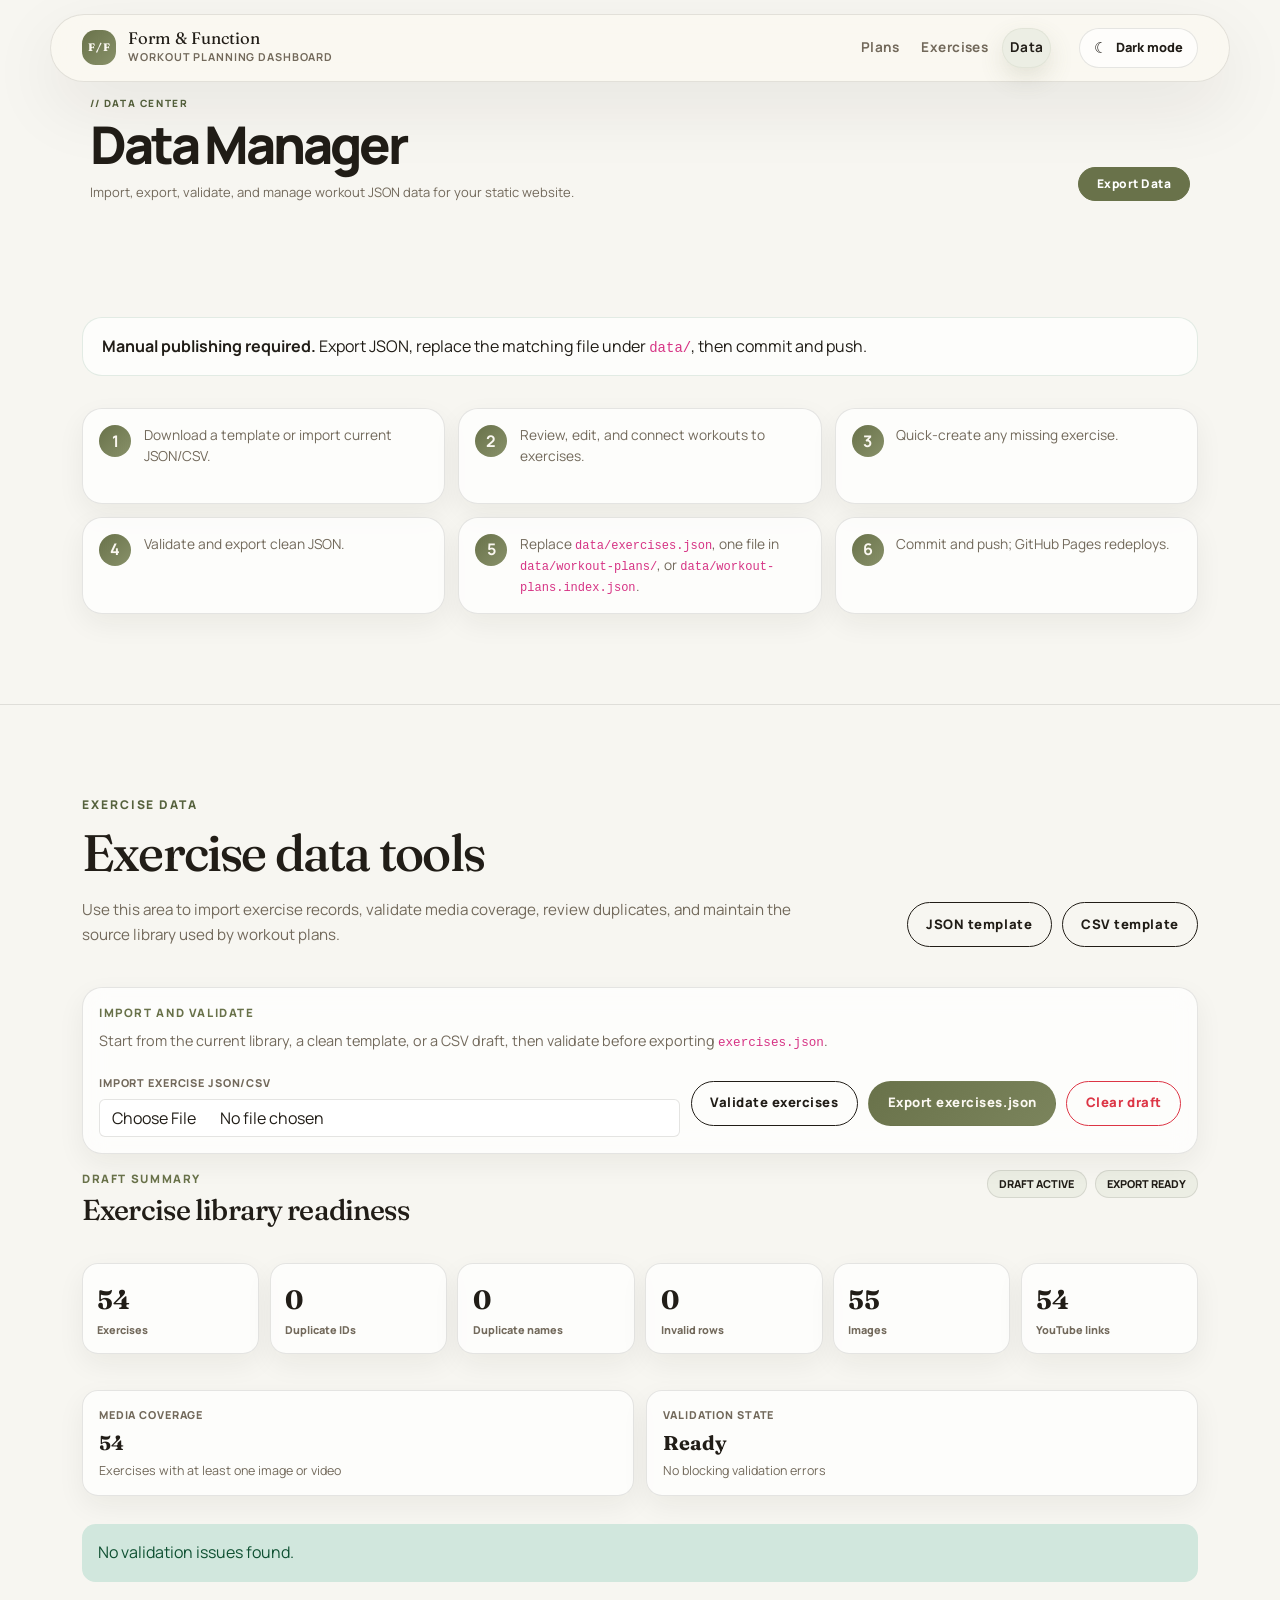
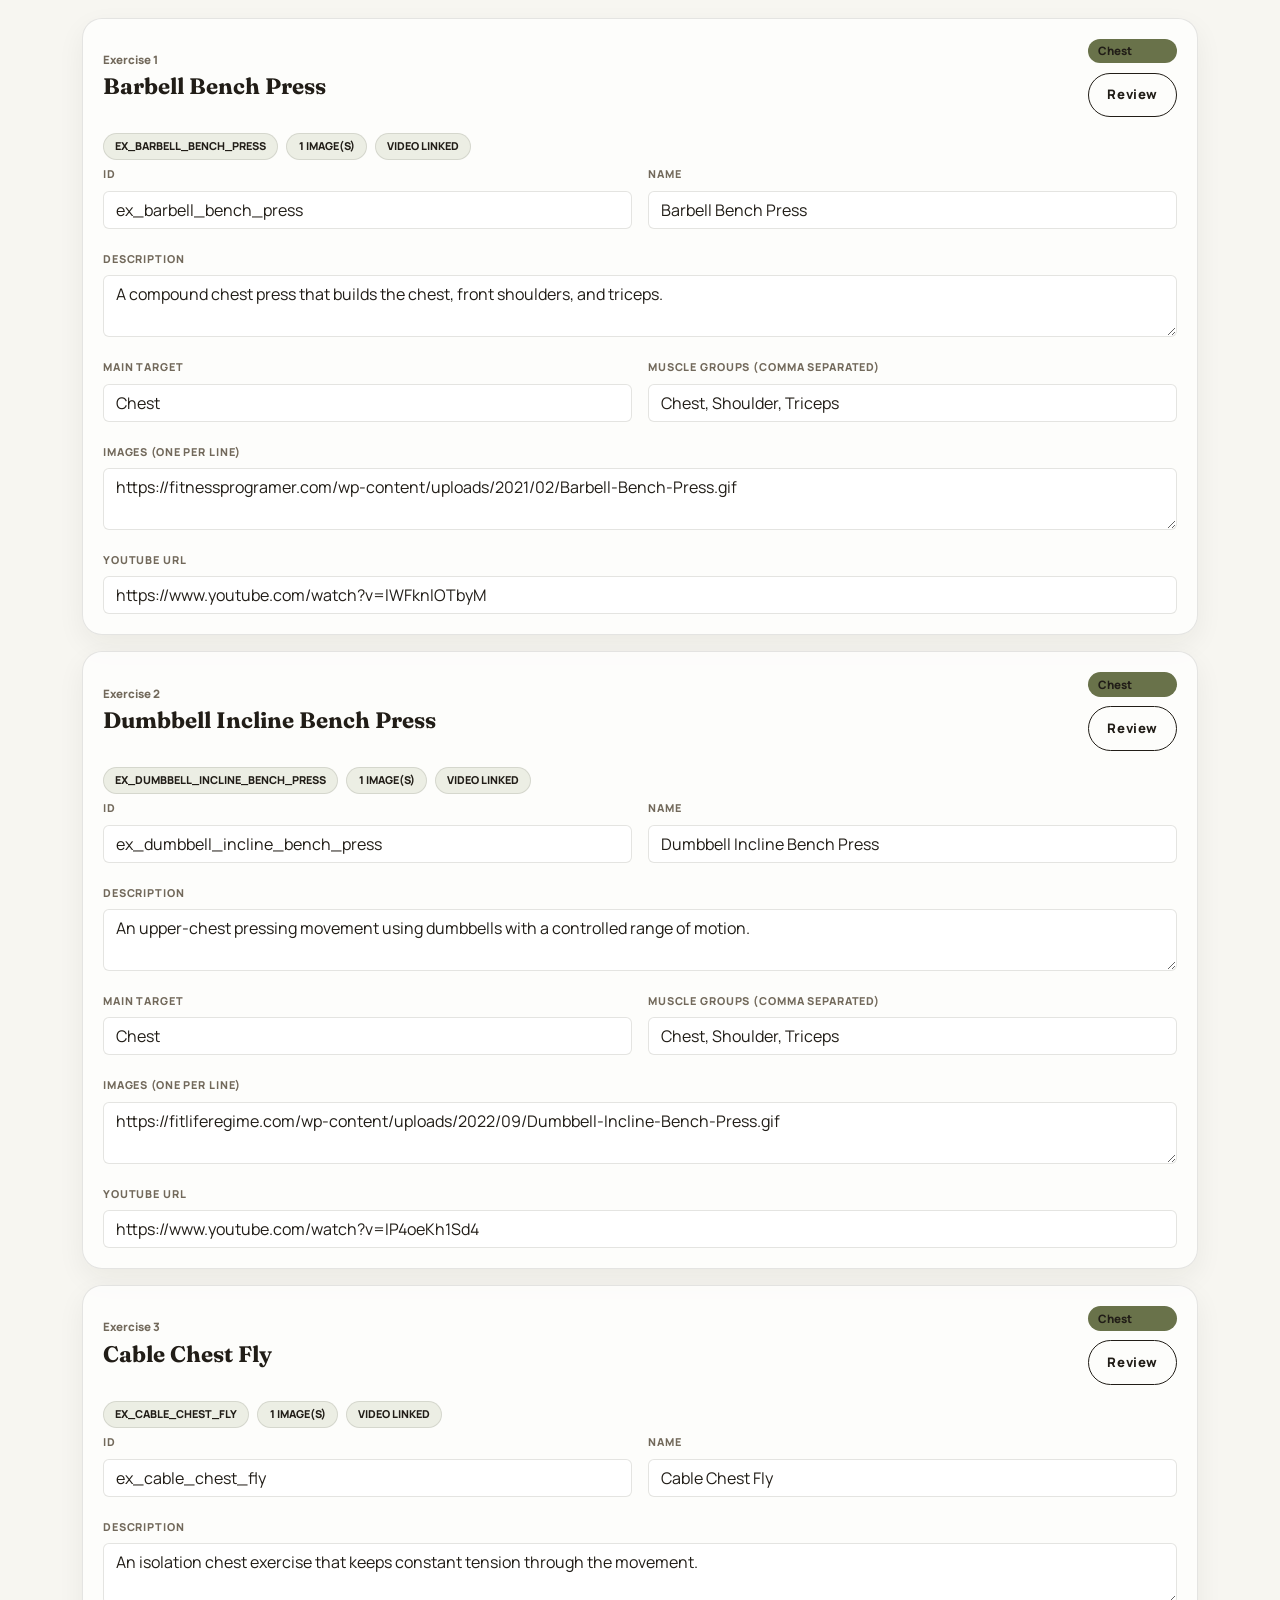
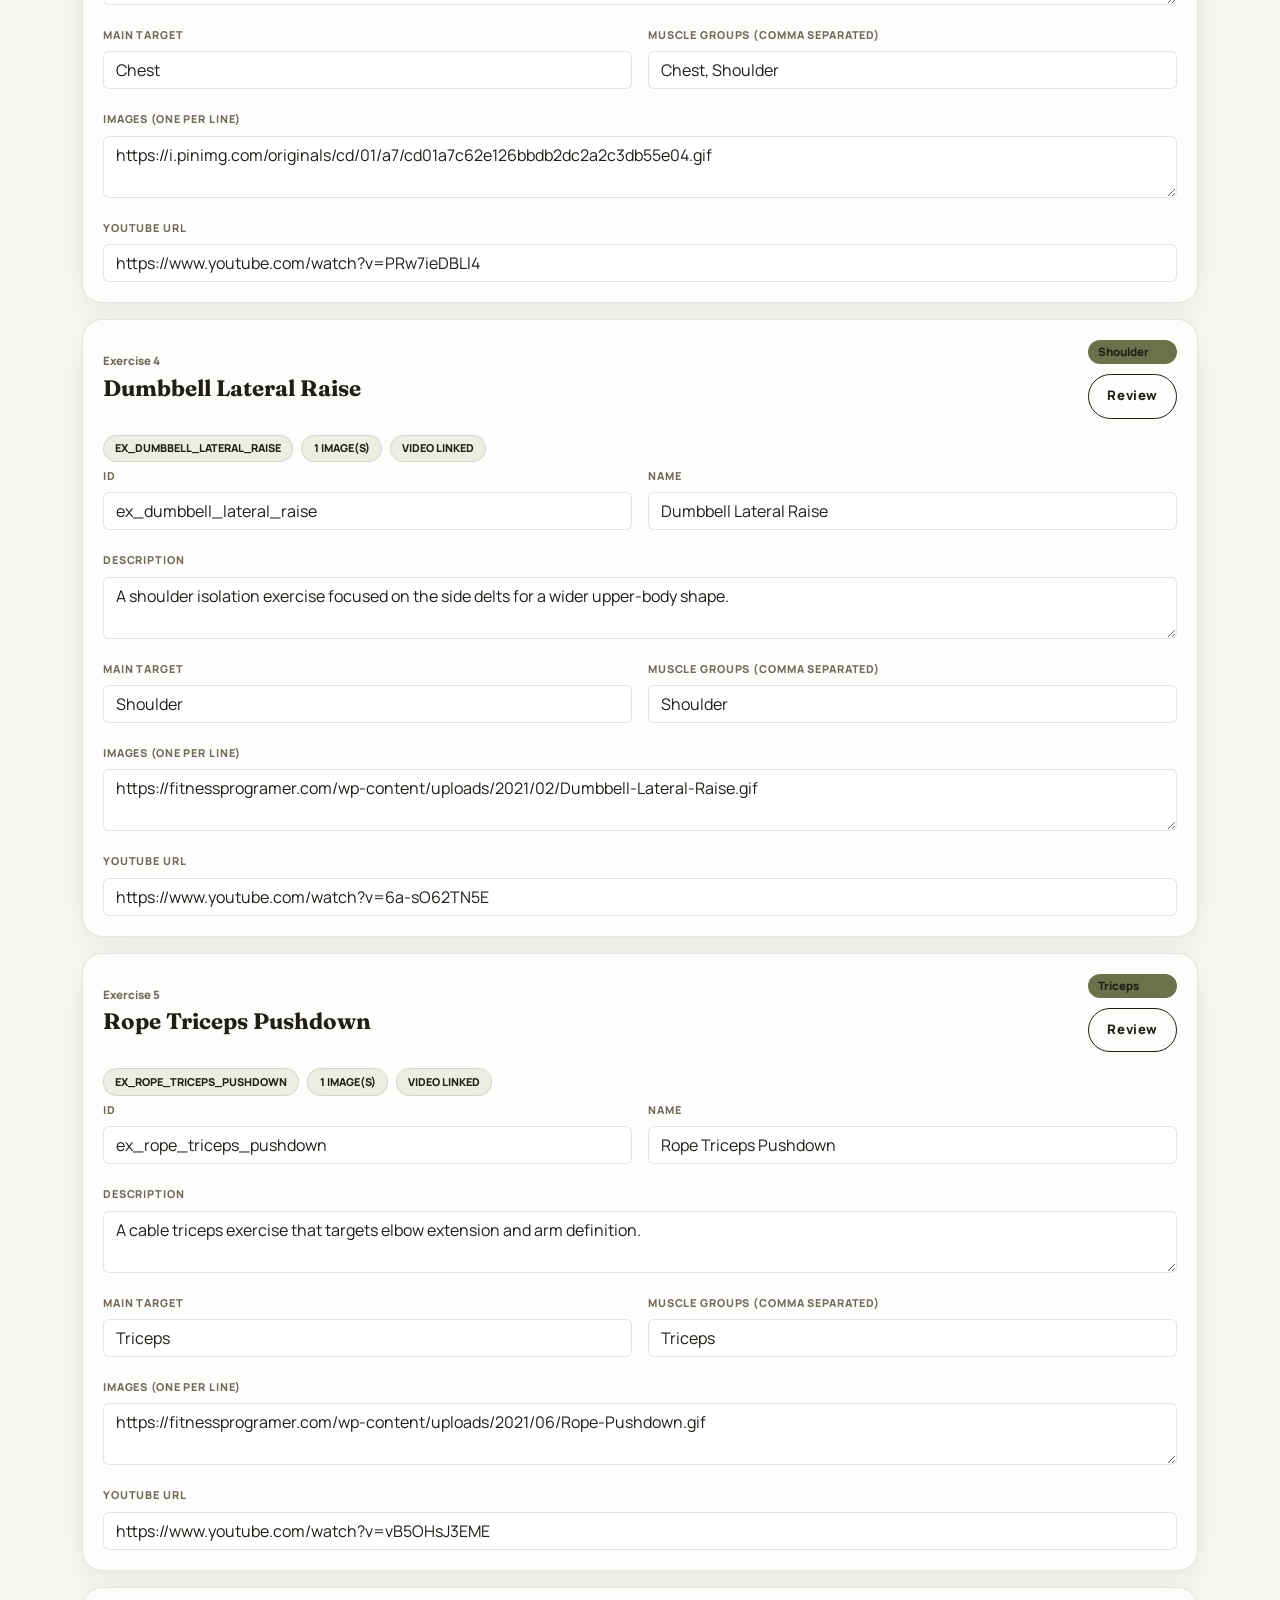
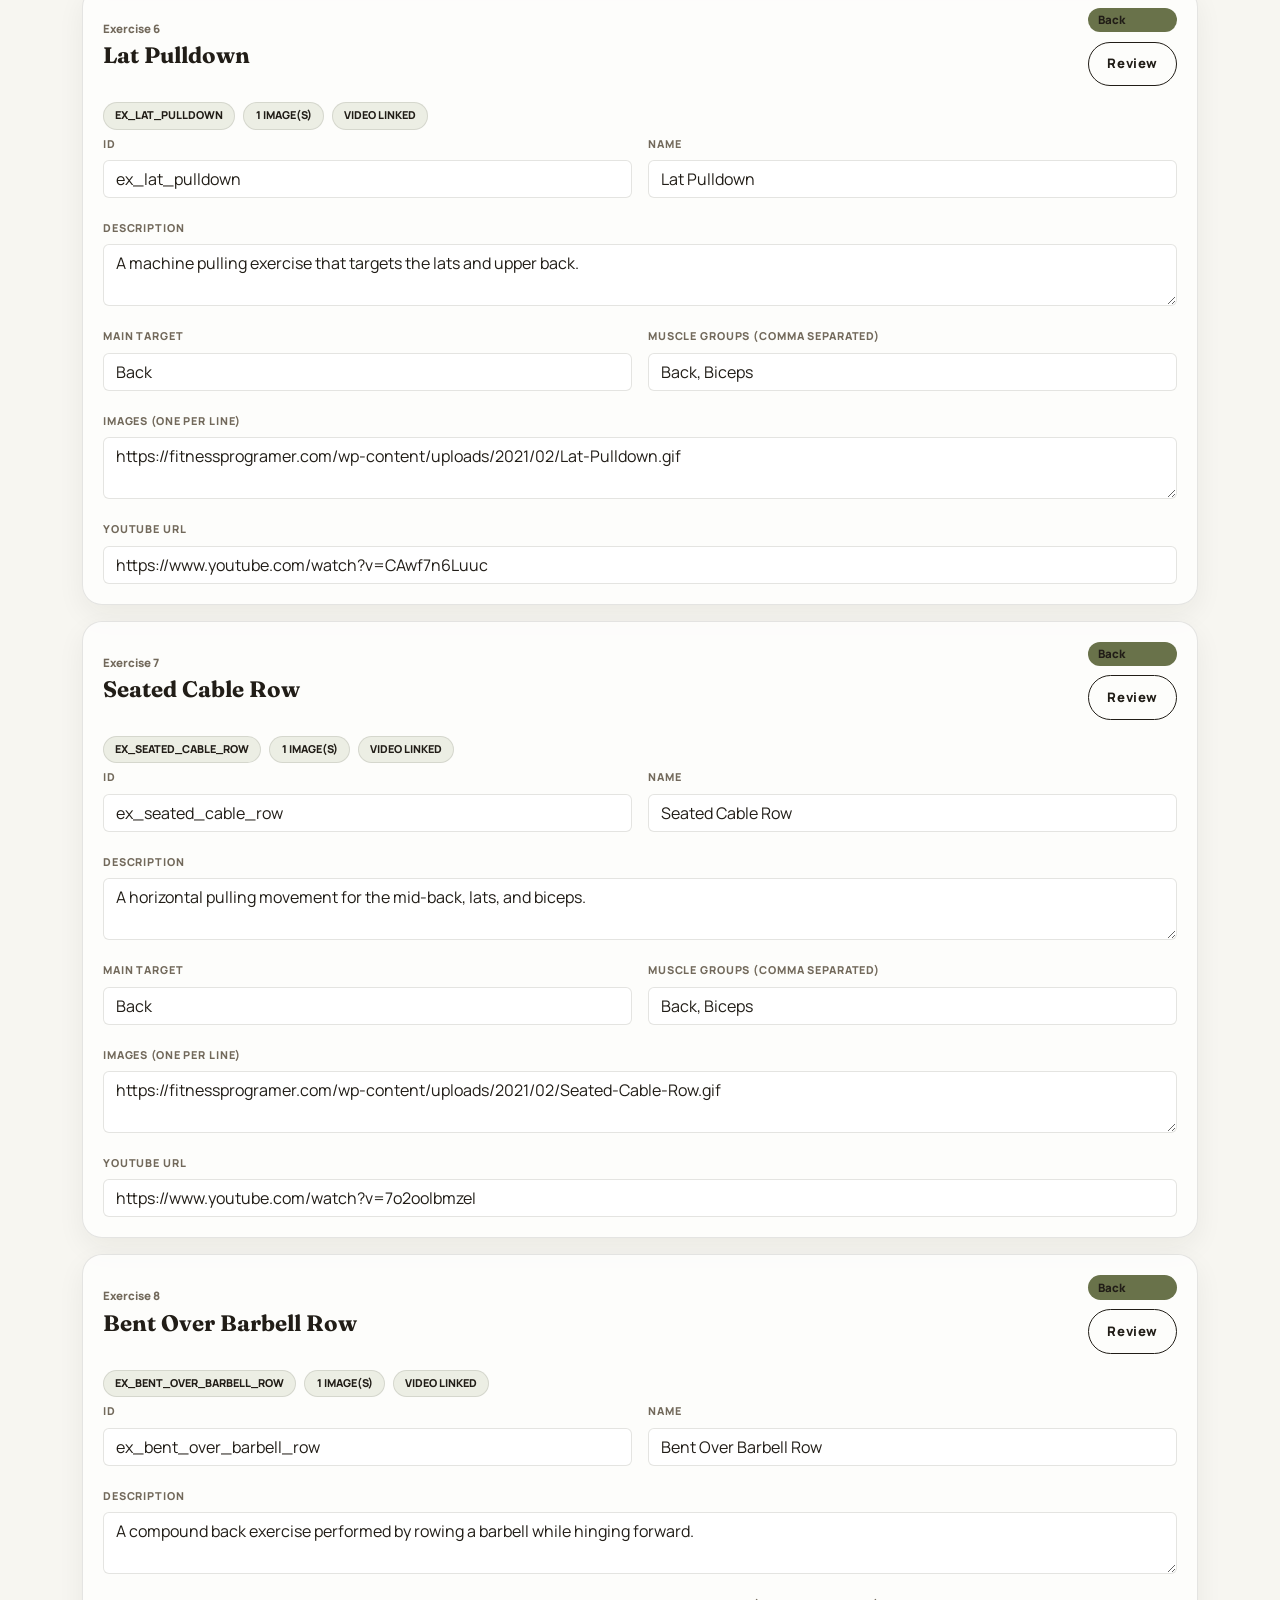
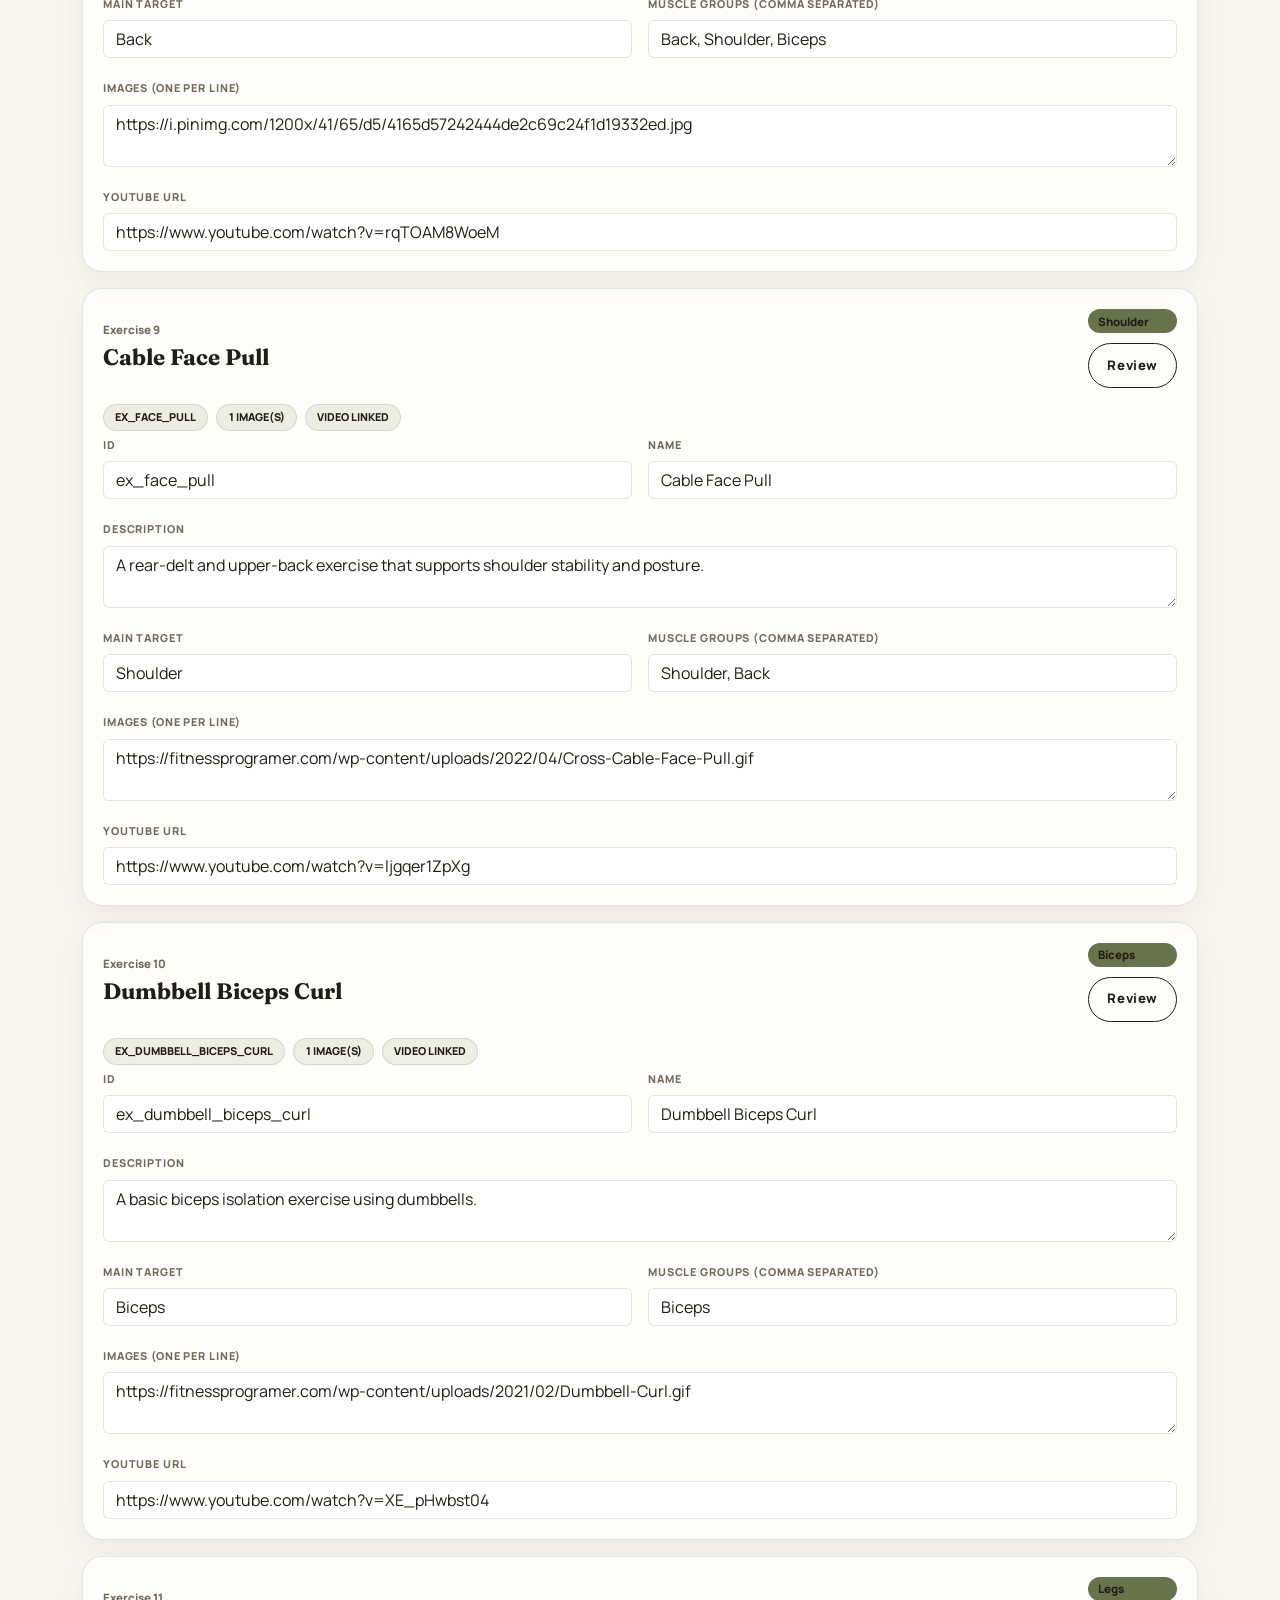
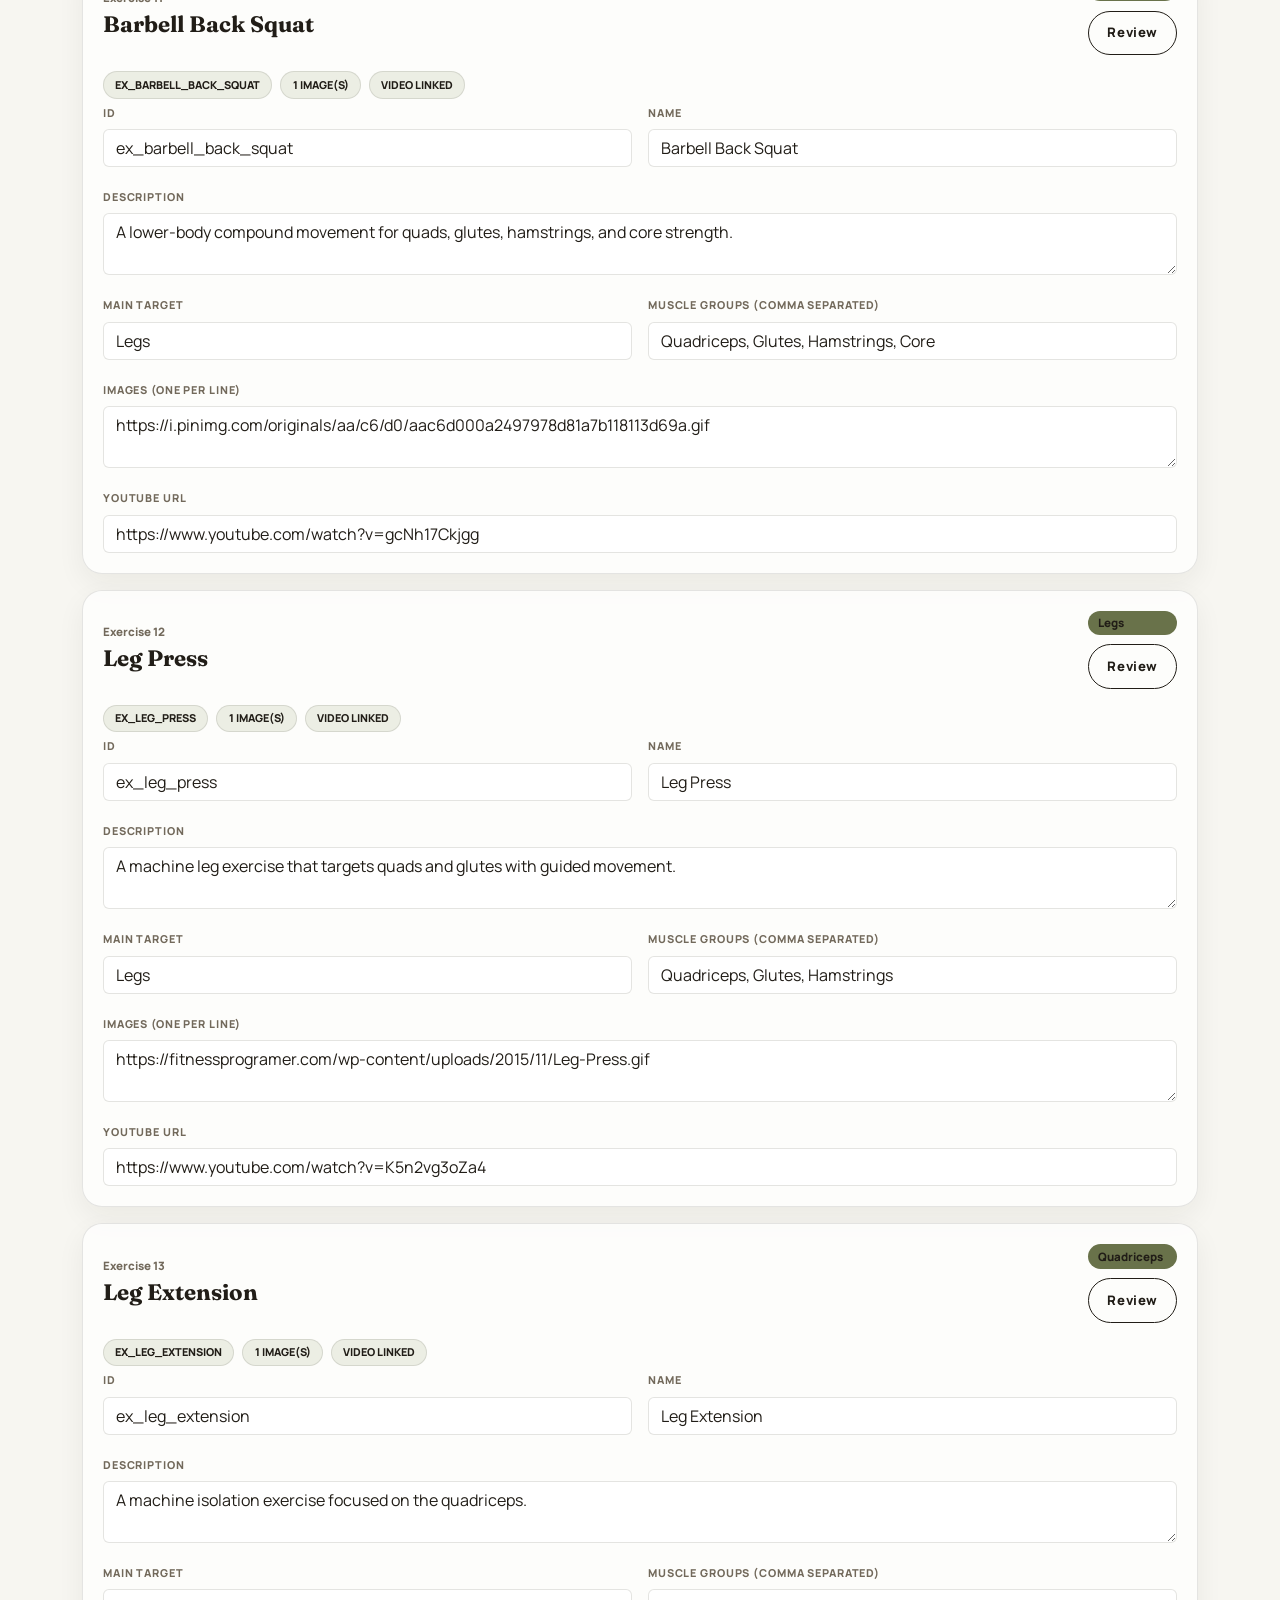
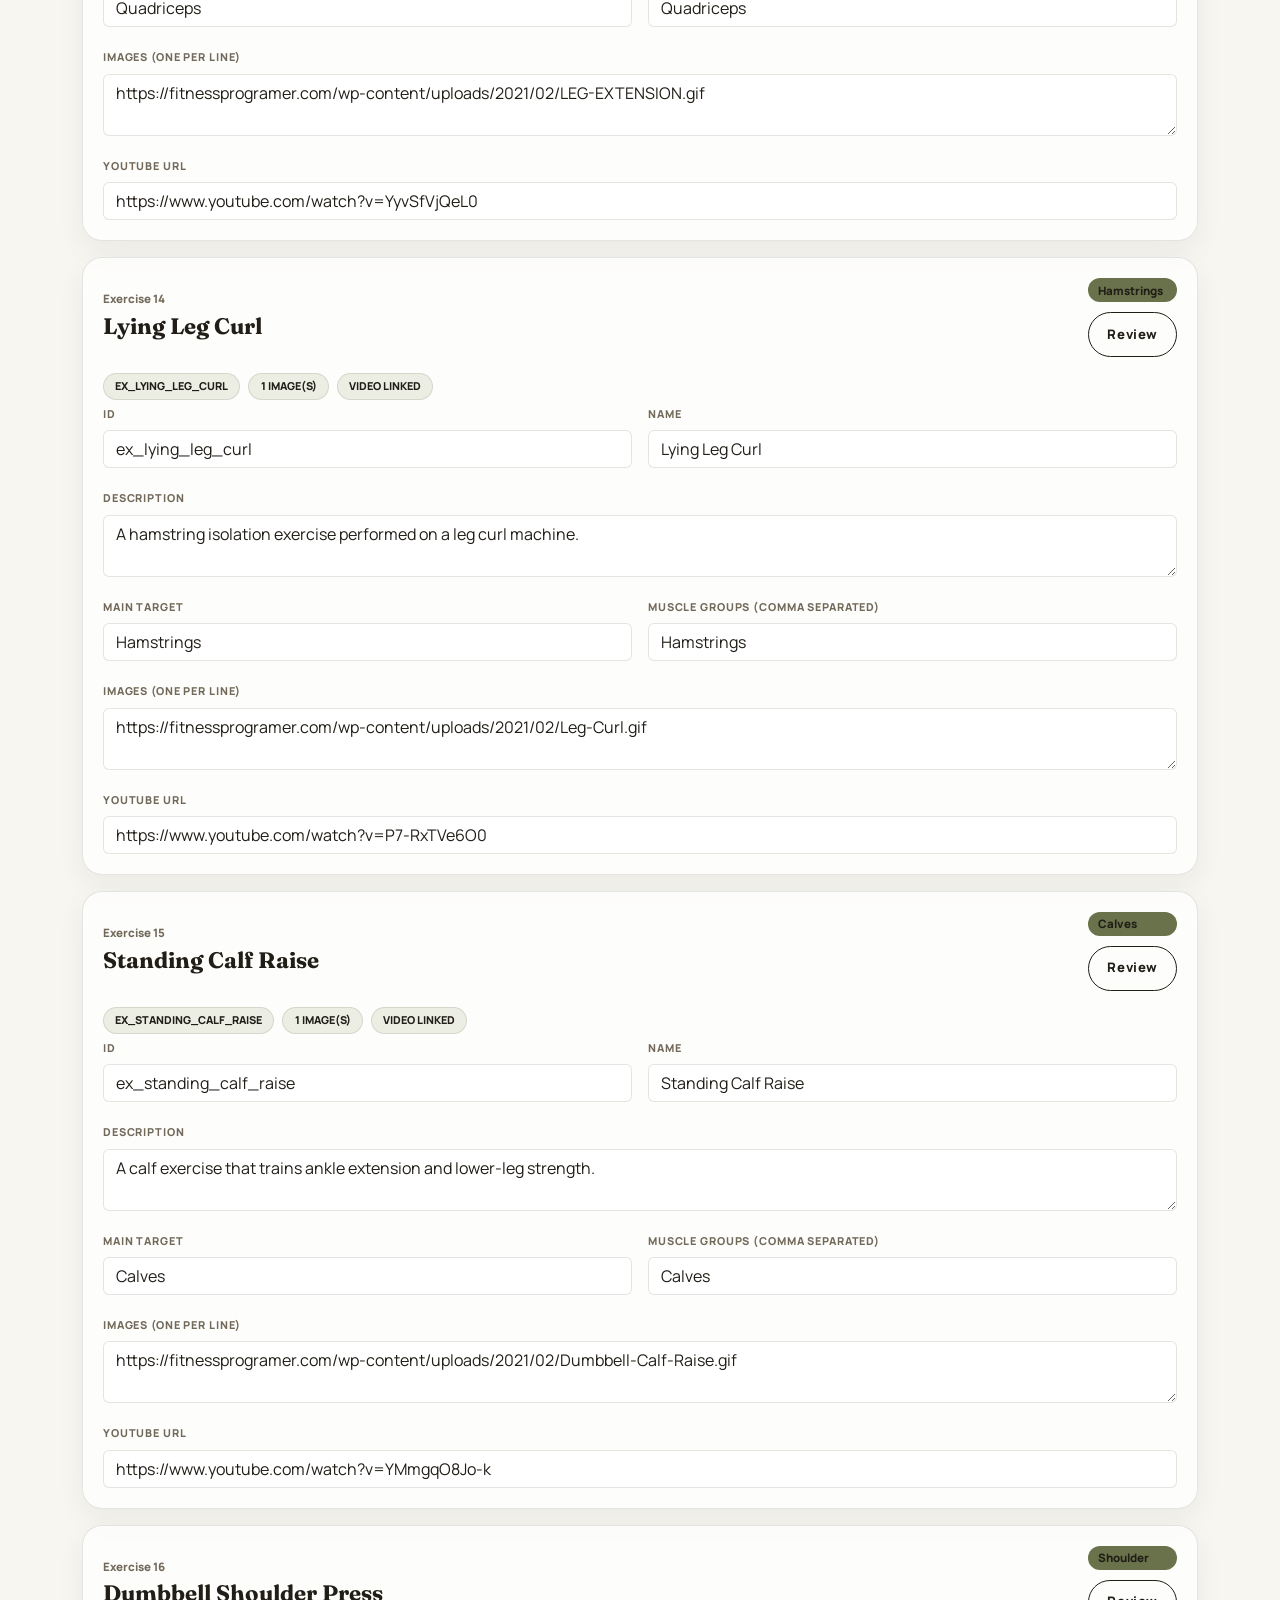
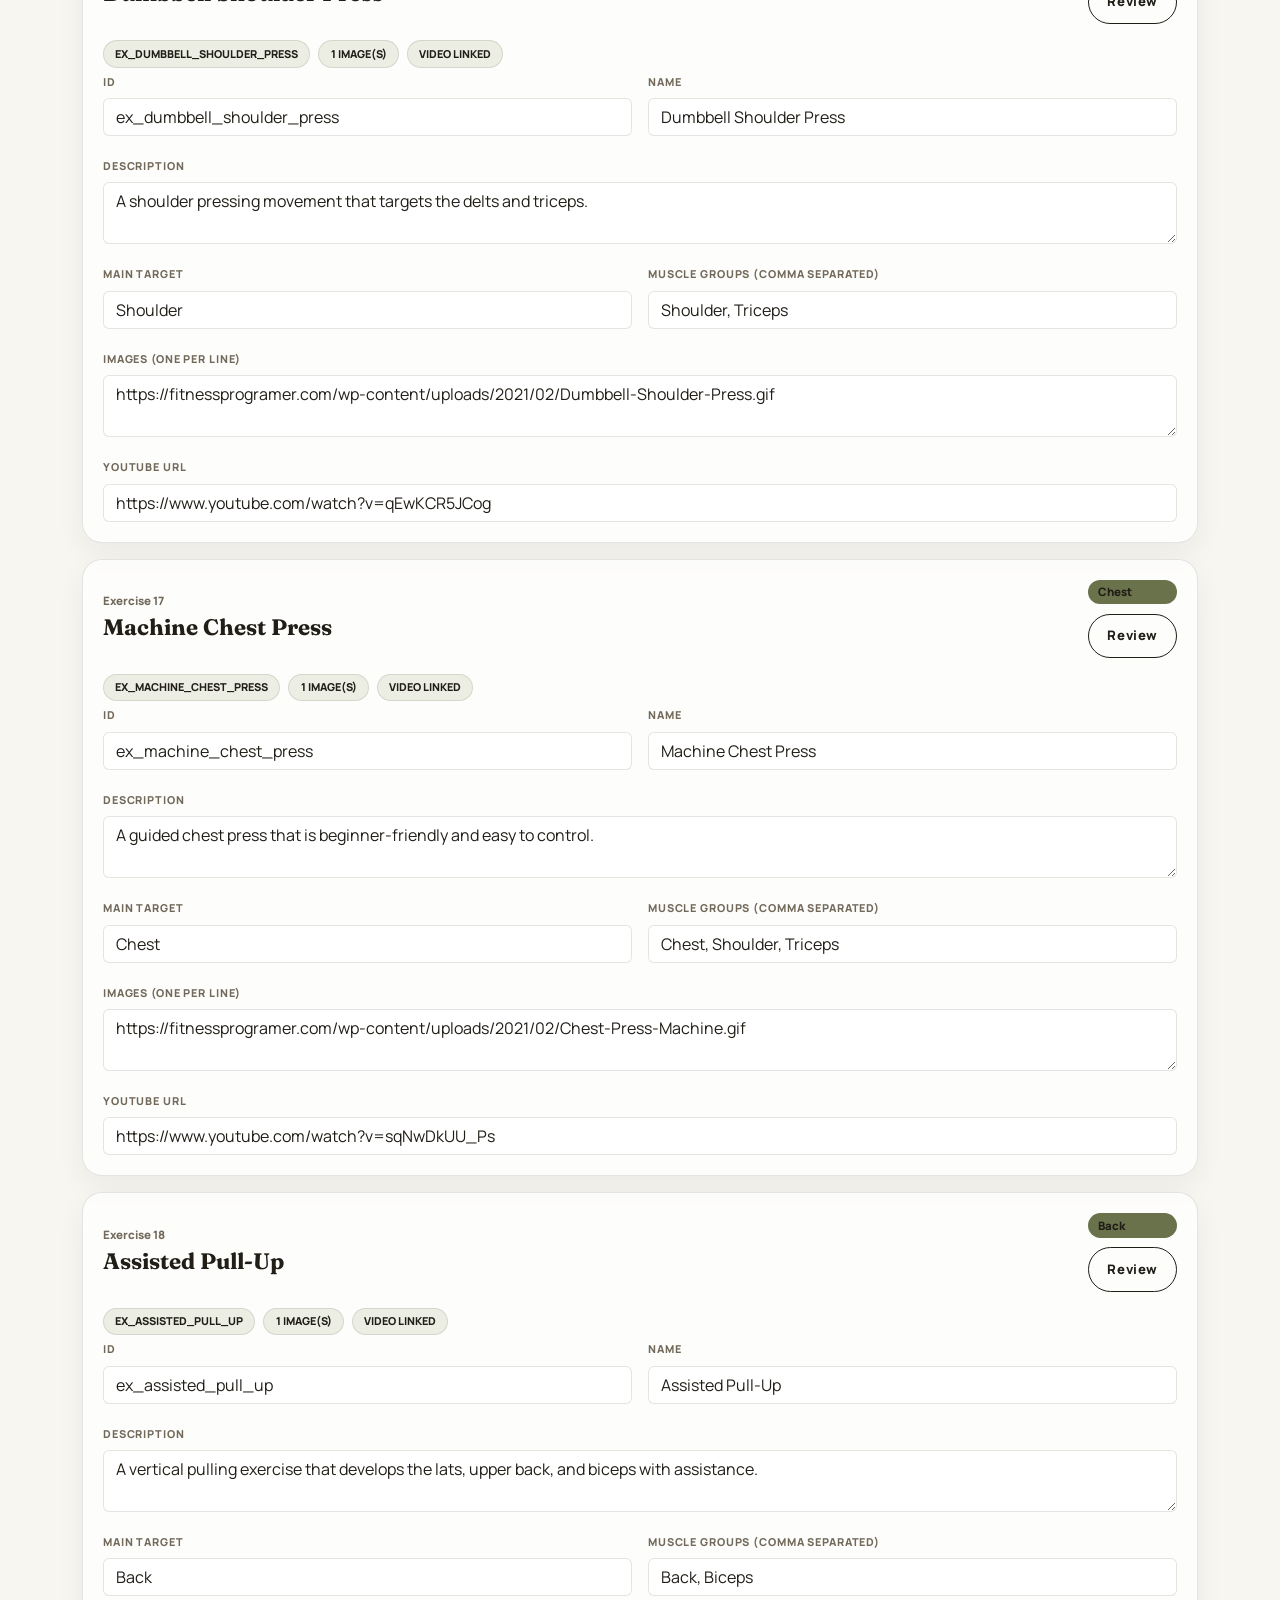
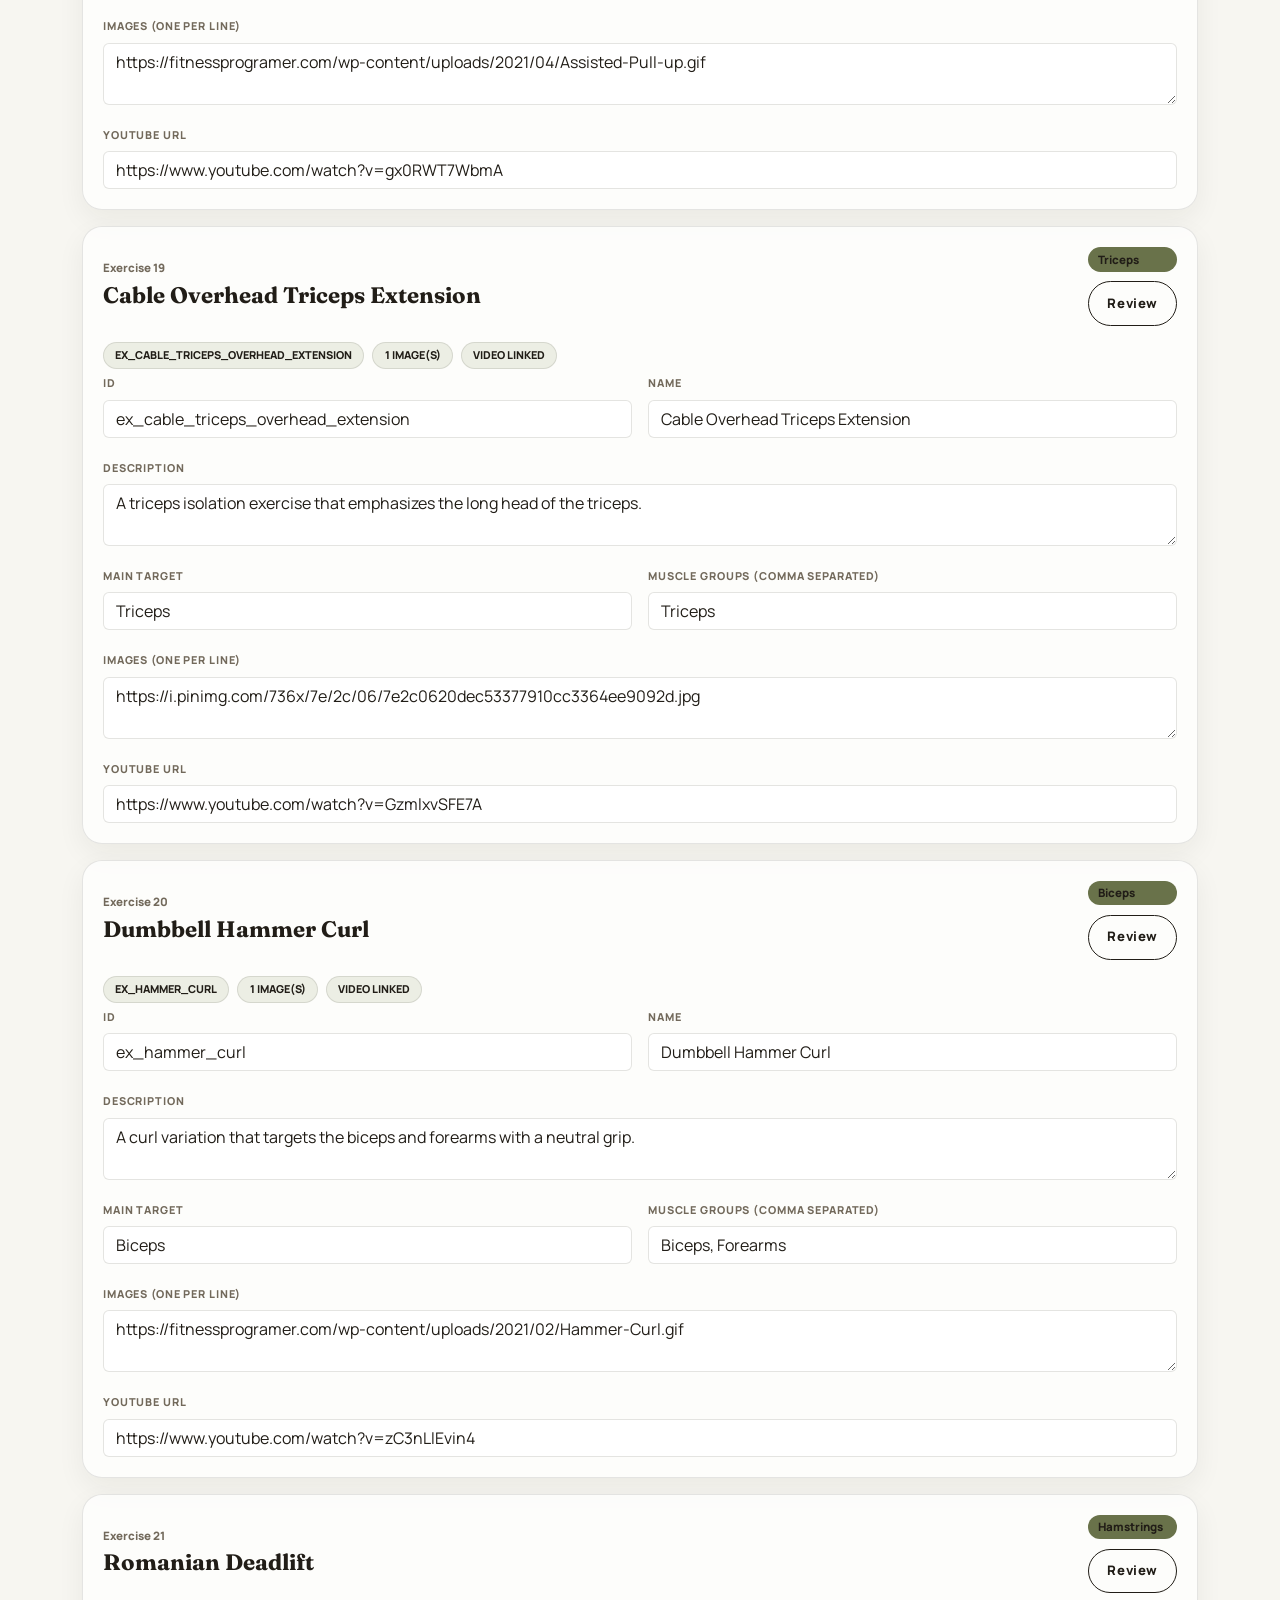
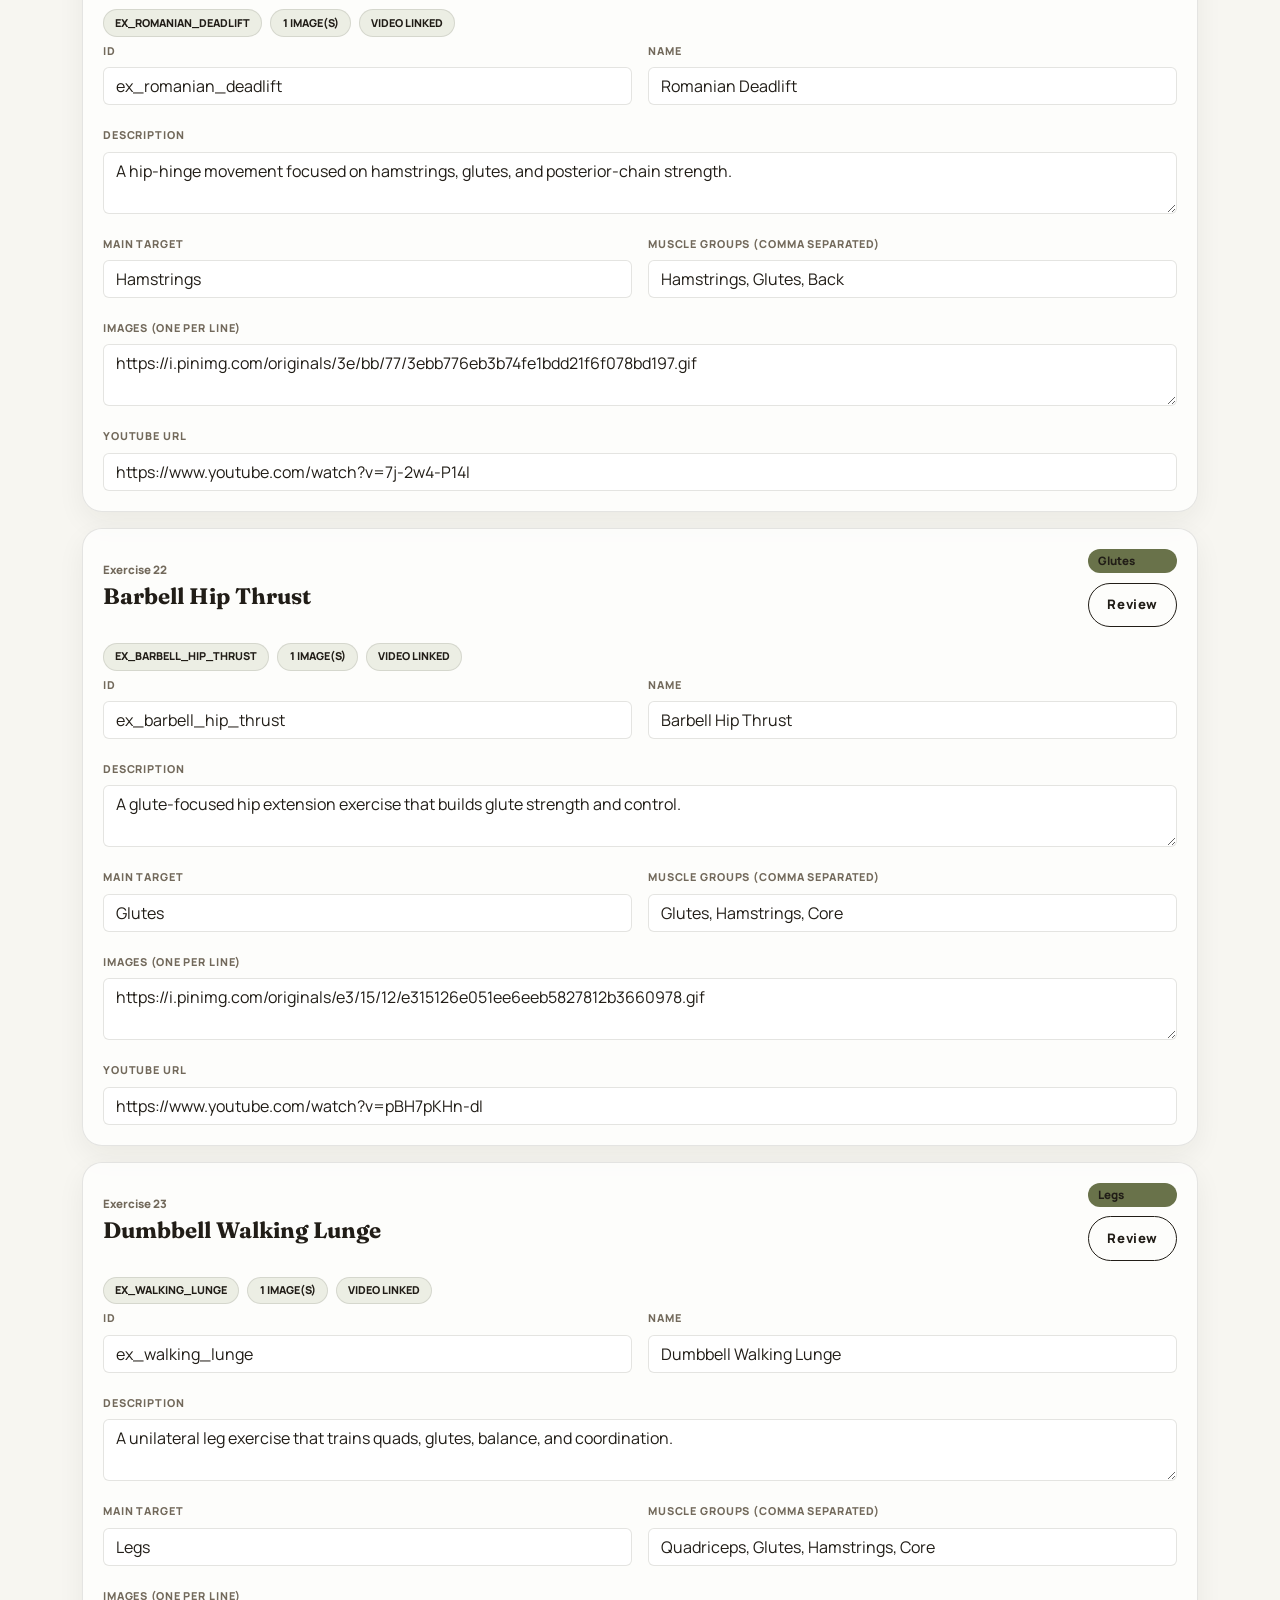
<file: data-manager.html>
<!doctype html>
<html lang="en">
<head>
  <meta charset="utf-8" />
  <meta name="viewport" content="width=device-width, initial-scale=1" />
  <meta name="description" content="Prepare, validate, and export workout planner JSON data." />
  <title>Data Manager | Form & Function</title>
  <link
    href="https://cdn.jsdelivr.net/npm/bootstrap@5.3.3/dist/css/bootstrap.min.css"
    rel="stylesheet"
    integrity="sha384-QWTKZyjpPEjISv5WaRU9OFeRpok6YctnYmDr5pNlyT2bRjXh0JMhjY6hW+ALEwIH"
    crossorigin="anonymous"
  />
  <script>
    (() => {
      const storedTheme = localStorage.getItem("ff-theme");
      const prefersDark = window.matchMedia("(prefers-color-scheme: dark)").matches;
      const theme = storedTheme || (prefersDark ? "dark" : "light");
      document.documentElement.setAttribute("data-theme", theme);
    })();
  </script>
  <link rel="stylesheet" href="./assets/scss/main.css" />
</head>
<body>
  <nav class="navbar navbar-expand-md navbar-light home-navbar" aria-label="Primary navigation">
    <div class="container">
      <div class="site-nav-shell">
        <a class="navbar-brand" href="./index.html">
          <span class="brand-mark" aria-hidden="true">F/F</span>
          <span class="brand-copy">
            <span class="brand-name">Form &amp; Function</span>
            <span class="brand-subtitle">Workout planning dashboard</span>
          </span>
        </a>
        <button class="navbar-toggler" type="button" data-bs-toggle="collapse" data-bs-target="#mainNavigation"
          aria-controls="mainNavigation" aria-expanded="false" aria-label="Toggle navigation">
          <span class="navbar-toggler-icon"></span>
        </button>
      </div>
      <div class="collapse navbar-collapse" id="mainNavigation">
        <div class="site-nav-panel ms-auto">
          <ul class="navbar-nav site-nav-links">
            <li class="nav-item"><a class="nav-link" href="./index.html">Plans</a></li>
            <li class="nav-item"><a class="nav-link" href="./exercises.html">Exercises</a></li>
            <li class="nav-item"><a class="nav-link active" aria-current="page" href="./data-manager.html">Data</a></li>
          </ul>
          <button
            class="theme-toggle"
            type="button"
            data-theme-toggle
            aria-label="Switch to dark mode"
            aria-pressed="false"
          >
            <span class="theme-toggle-icon" aria-hidden="true"></span>
            <span class="theme-toggle-label">Dark mode</span>
          </button>
        </div>
      </div>
    </div>
  </nav>

  <main id="data-manager-page">
    <header class="page-banner" aria-labelledby="data-manager-banner-title">
      <div class="page-banner__content">
        <p class="page-banner__eyebrow">// DATA CENTER</p>
        <div class="page-banner__main">
          <div class="page-banner__text">
            <h1 id="data-manager-banner-title" class="page-banner__title">Data Manager</h1>
            <p class="page-banner__description">
              Import, export, validate, and manage workout JSON data for your static website.
            </p>
          </div>
          <div class="page-banner__actions">
            <button class="btn btn--primary btn--sm" type="button" data-export="exercises">Export Data</button>
          </div>
        </div>
      </div>
    </header>

    <section class="manager-section">
      <div class="container">
        <div class="manager-warning" role="alert">
          <strong>Manual publishing required.</strong>
          Export JSON, replace the matching file under <code>data/</code>, then commit and push.
        </div>

        <div class="workflow-grid" aria-label="Publishing workflow">
          <div><strong>1</strong><span>Download a template or import current JSON/CSV.</span></div>
          <div><strong>2</strong><span>Review, edit, and connect workouts to exercises.</span></div>
          <div><strong>3</strong><span>Quick-create any missing exercise.</span></div>
          <div><strong>4</strong><span>Validate and export clean JSON.</span></div>
          <div><strong>5</strong><span>Replace <code>data/exercises.json</code>, one file in <code>data/workout-plans/</code>, or <code>data/workout-plans.index.json</code>.</span></div>
          <div><strong>6</strong><span>Commit and push; GitHub Pages redeploys.</span></div>
        </div>
      </div>
    </section>

    <section class="manager-section manager-section-alt" aria-labelledby="exercise-tools-heading">
      <div class="container">
        <div class="section-heading">
          <div>
            <p class="eyebrow mb-2">Exercise data</p>
            <h2 id="exercise-tools-heading" class="mb-0">Exercise data tools</h2>
            <p class="manager-section-copy mb-0">Use this area to import exercise records, validate media coverage, review duplicates, and maintain the source library used by workout plans.</p>
          </div>
          <div class="manager-actions">
            <button class="btn btn-outline-dark" type="button" data-template="exercise-json">JSON template</button>
            <button class="btn btn-outline-dark" type="button" data-template="exercise-csv">CSV template</button>
          </div>
        </div>
        <div class="import-bar">
          <div class="import-bar-copy">
            <p class="import-bar-kicker mb-1">Import and validate</p>
            <p class="import-bar-text mb-0">Start from the current library, a clean template, or a CSV draft, then validate before exporting <code>exercises.json</code>.</p>
          </div>
          <div class="import-bar-controls">
            <div>
              <label for="exercise-file" class="form-label">Import Exercise JSON/CSV</label>
              <input id="exercise-file" class="form-control" type="file" accept=".json,.csv,application/json,text/csv" />
            </div>
            <button id="validate-exercises" class="btn btn-outline-dark" type="button">Validate exercises</button>
            <button id="export-exercises" class="btn btn-dark" type="button">Export exercises.json</button>
            <button id="clear-exercises" class="btn btn-outline-danger" type="button">Clear draft</button>
          </div>
        </div>
        <div id="exercise-import-message" class="manager-message" aria-live="polite"></div>
        <div id="exercise-preview"></div>
        <div id="exercise-editor" class="draft-editor"></div>
      </div>
    </section>

    <section class="manager-section" aria-labelledby="plan-tools-heading">
      <div class="container">
        <div class="section-heading">
          <div>
            <p class="eyebrow mb-2">Plan data</p>
            <h2 id="plan-tools-heading" class="mb-0">Workout plan data tools</h2>
            <p class="manager-section-copy mb-0">This editor works on one plan file at a time while also keeping the matching <code>workout-plans.index.json</code> entry in sync.</p>
          </div>
          <div class="manager-actions">
            <button class="btn btn-outline-dark" type="button" data-template="plan-json">JSON template</button>
            <button class="btn btn-outline-dark" type="button" data-template="plan-csv">CSV template</button>
          </div>
        </div>
        <div class="import-bar">
          <div class="import-bar-copy">
            <p class="import-bar-kicker mb-1">Plan and index maintenance</p>
            <p class="import-bar-text mb-0">Import a single plan JSON/CSV or load <code>workout-plans.index.json</code> to update the discoverability layer separately.</p>
          </div>
          <div class="import-bar-controls">
            <div>
              <label for="plan-file" class="form-label">Import Workout Plan JSON/CSV</label>
              <input id="plan-file" class="form-control" type="file" accept=".json,.csv,application/json,text/csv" />
            </div>
            <button id="validate-plans" class="btn btn-outline-dark" type="button">Validate plan</button>
            <button id="export-plans" class="btn btn-dark" type="button">Export current plan JSON</button>
            <button id="export-plan-index" class="btn btn-outline-dark" type="button">Export workout-plans.index.json</button>
            <button id="clear-plans" class="btn btn-outline-danger" type="button">Clear draft</button>
          </div>
        </div>
        <div id="plan-import-message" class="manager-message" aria-live="polite"></div>
        <div id="plan-preview"></div>
        <div id="plan-editor" class="draft-editor"></div>
      </div>
    </section>

    <section class="manager-section manager-section-alt" aria-labelledby="combined-review-heading">
      <div class="container">
        <div class="section-heading">
          <div>
            <p class="eyebrow mb-2">Final review</p>
            <h2 id="combined-review-heading" class="mb-0">Combined review</h2>
            <p class="manager-section-copy mb-0">Review the current exercise draft, single-plan draft, and index draft together before downloading production-ready JSON files.</p>
          </div>
          <div class="manager-actions">
            <button class="btn btn-outline-dark" type="button" data-export="exercises">Export exercises.json</button>
            <button class="btn btn-dark" type="button" data-export="plans">Export current plan JSON</button>
            <button class="btn btn-outline-dark" type="button" data-export="plan-index">Export workout-plans.index.json</button>
          </div>
        </div>
        <div id="combined-review" aria-live="polite"></div>
      </div>
    </section>
  </main>

  <div class="modal fade" id="exerciseReviewModal" tabindex="-1"
    aria-labelledby="exerciseReviewModalLabel" aria-hidden="true">
    <div class="modal-dialog modal-xl modal-dialog-centered modal-dialog-scrollable">
      <div class="modal-content workout-modal">
        <div class="modal-header">
          <div>
            <p class="eyebrow mb-2">Exercise draft review</p>
            <h2 class="modal-title" id="exerciseReviewModalLabel">Exercise</h2>
          </div>
          <button type="button" class="btn-close" data-bs-dismiss="modal" aria-label="Close"></button>
        </div>
        <div id="exercise-review-body" class="modal-body"></div>
      </div>
    </div>
  </div>

  <div class="modal fade" id="quickCreateExerciseModal" tabindex="-1"
    aria-labelledby="quickCreateExerciseModalLabel" aria-hidden="true">
    <div class="modal-dialog modal-lg modal-dialog-centered modal-dialog-scrollable">
      <div class="modal-content workout-modal">
        <form id="quick-create-form">
          <div class="modal-header">
            <div>
              <p class="eyebrow mb-2">Workout editor</p>
              <h2 class="modal-title" id="quickCreateExerciseModalLabel">Create New Exercise</h2>
            </div>
            <button type="button" class="btn-close" data-bs-dismiss="modal" aria-label="Close"></button>
          </div>
          <div class="modal-body">
            <div id="quick-create-errors" class="manager-message" aria-live="polite"></div>
            <div class="row g-3">
              <div class="col-md-6"><label class="form-label" for="quick-id">ID</label><input class="form-control" id="quick-id" name="id" placeholder="Generated from name if empty" /></div>
              <div class="col-md-6"><label class="form-label" for="quick-name">Name</label><input class="form-control" id="quick-name" name="name" required /></div>
              <div class="col-12"><label class="form-label" for="quick-description">Description</label><textarea class="form-control" id="quick-description" name="description" rows="2" required></textarea></div>
              <div class="col-md-6"><label class="form-label" for="quick-target">Main target</label><input class="form-control" id="quick-target" name="mainTarget" required /></div>
              <div class="col-md-6"><label class="form-label" for="quick-muscles">Muscle groups</label><input class="form-control" id="quick-muscles" name="muscleGroups" placeholder="Back, Shoulders" /></div>
              <div class="col-12"><label class="form-label" for="quick-youtube">YouTube URL</label><input class="form-control" id="quick-youtube" name="youtubeUrl" /></div>
              <div class="col-12"><div class="row g-2" id="quick-image-fields"></div></div>
            </div>
          </div>
          <div class="modal-footer">
            <button type="button" class="btn btn-outline-dark" data-bs-dismiss="modal">Cancel</button>
            <button type="submit" class="btn btn-dark">Add exercise and select</button>
          </div>
        </form>
      </div>
    </div>
  </div>

  <footer class="site-footer">
    <div class="container d-flex flex-column flex-sm-row justify-content-between gap-2">
      <span>Form &amp; Function</span>
      <span>Drafts live only in this browser tab until exported.</span>
    </div>
  </footer>

  <script
    src="https://cdn.jsdelivr.net/npm/bootstrap@5.3.3/dist/js/bootstrap.bundle.min.js"
    integrity="sha384-YvpcrYf0tY3lHB60NNkmXc5s9fDVZLESaAA55NDzOxhy9GkcIdslK1eN7N6jIeHz"
    crossorigin="anonymous"
  ></script>
  <script src="./assets/js/utils.js"></script>
  <script src="./assets/js/data-loader.js"></script>
  <script src="./assets/js/story-slider.js"></script>
  <script src="./assets/js/import-export.js"></script>
  <script src="./assets/js/data-manager.js"></script>
</body>
</html>
</file>
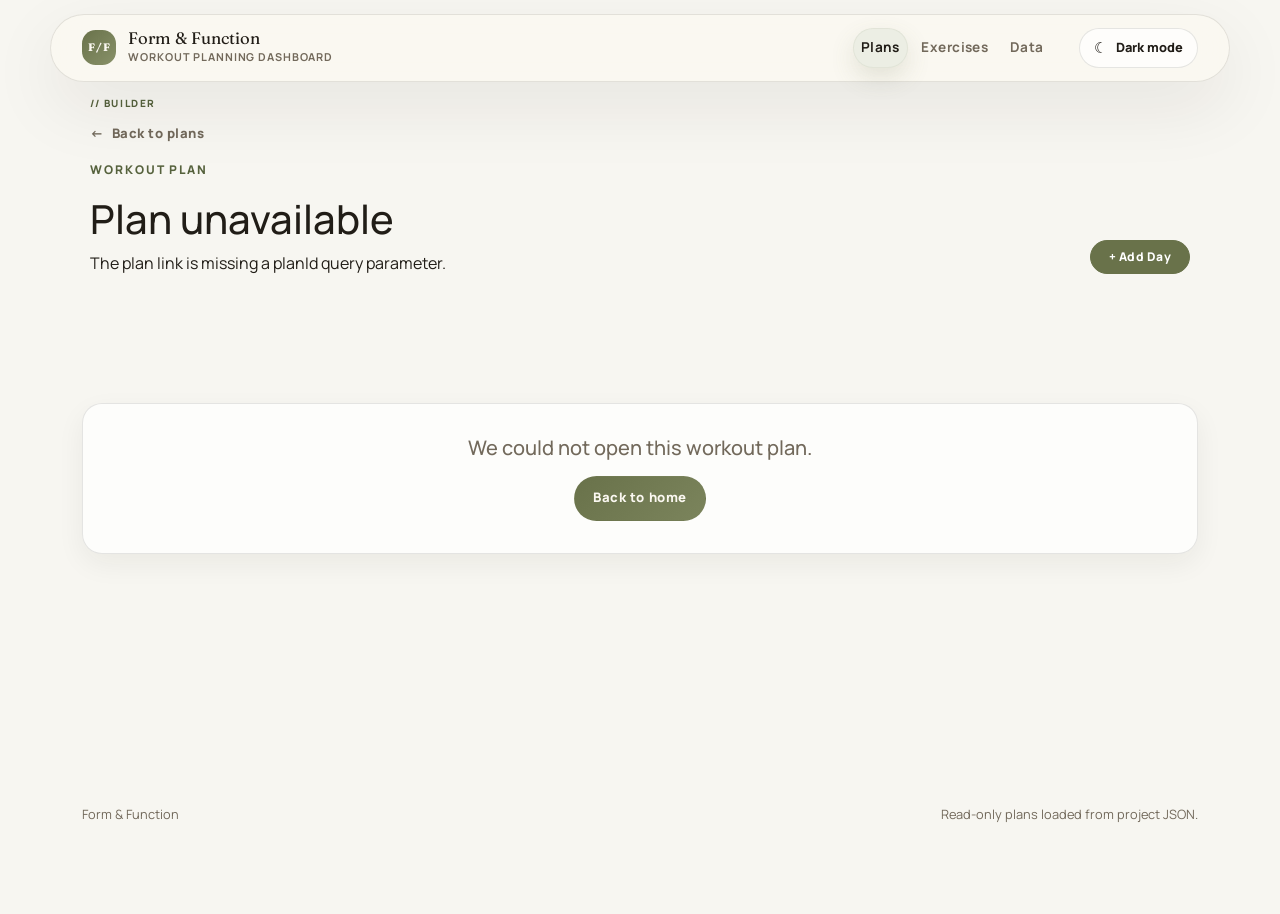
<file: plan-detail.html>
<!doctype html>
<html lang="en">
<head>
  <meta charset="utf-8" />
  <meta name="viewport" content="width=device-width, initial-scale=1" />
  <meta
    name="description"
    content="Review the days and exercises in a selected workout plan."
  />
  <title>Plan Detail | Form & Function</title>
  <link
    href="https://cdn.jsdelivr.net/npm/bootstrap@5.3.3/dist/css/bootstrap.min.css"
    rel="stylesheet"
    integrity="sha384-QWTKZyjpPEjISv5WaRU9OFeRpok6YctnYmDr5pNlyT2bRjXh0JMhjY6hW+ALEwIH"
    crossorigin="anonymous"
  />
  <script>
    (() => {
      const storedTheme = localStorage.getItem("ff-theme");
      const prefersDark = window.matchMedia("(prefers-color-scheme: dark)").matches;
      const theme = storedTheme || (prefersDark ? "dark" : "light");
      document.documentElement.setAttribute("data-theme", theme);
    })();
  </script>
  <link rel="stylesheet" href="./assets/scss/main.css" />
</head>
<body>
  <nav class="navbar navbar-expand-md navbar-light home-navbar" aria-label="Primary navigation">
    <div class="container">
      <div class="site-nav-shell">
        <a class="navbar-brand" href="./index.html">
          <span class="brand-mark" aria-hidden="true">F/F</span>
          <span class="brand-copy">
            <span class="brand-name">Form &amp; Function</span>
            <span class="brand-subtitle">Workout planning dashboard</span>
          </span>
        </a>
        <button
          class="navbar-toggler"
          type="button"
          data-bs-toggle="collapse"
          data-bs-target="#mainNavigation"
          aria-controls="mainNavigation"
          aria-expanded="false"
          aria-label="Toggle navigation"
        >
          <span class="navbar-toggler-icon"></span>
        </button>
      </div>
      <div class="collapse navbar-collapse" id="mainNavigation">
        <div class="site-nav-panel ms-auto">
          <ul class="navbar-nav site-nav-links">
            <li class="nav-item"><a class="nav-link active" aria-current="page" href="./index.html">Plans</a></li>
            <li class="nav-item"><a class="nav-link" href="./exercises.html">Exercises</a></li>
            <li class="nav-item"><a class="nav-link" href="./data-manager.html">Data</a></li>
          </ul>
          <button
            class="theme-toggle"
            type="button"
            data-theme-toggle
            aria-label="Switch to dark mode"
            aria-pressed="false"
          >
            <span class="theme-toggle-icon" aria-hidden="true"></span>
            <span class="theme-toggle-label">Dark mode</span>
          </button>
        </div>
      </div>
    </div>
  </nav>

  <main id="plan-detail-page">
    <header class="page-banner" aria-labelledby="plan-detail-banner-title">
      <div class="page-banner__content">
        <p class="page-banner__eyebrow">// BUILDER</p>
        <div class="page-banner__main">
          <div class="page-banner__text">
            <a class="back-link mb-3" href="./index.html">
              <span aria-hidden="true">&larr;</span>
              Back to plans
            </a>
            <div id="plan-detail-heading">
              <h1 id="plan-detail-banner-title" class="page-banner__title">Planning Detail</h1>
              <p class="page-banner__description">Build weekly training days, assign exercises, and keep each workout plan structured.</p>
            </div>
            <div id="plan-summary" class="plan-summary" hidden></div>
          </div>
          <div class="page-banner__actions">
            <a class="btn btn--primary btn--sm" href="./data-manager.html#plan-tools-heading">+ Add Day</a>
          </div>
        </div>
      </div>
    </header>

    <section class="detail-content" aria-labelledby="schedule-heading">
      <div class="container">
        <div id="plan-detail-status" class="status-panel" role="status" aria-live="polite">
          <span class="spinner-border spinner-border-sm" aria-hidden="true"></span>
          Loading workout schedule...
        </div>
        <div id="plan-schedule" hidden>
          <div class="section-heading">
            <div>
              <p class="eyebrow mb-2">Weekly structure</p>
              <h2 id="schedule-heading" class="mb-0">Training days</h2>
              <p class="detail-section-copy mb-0">Each day remains grouped in the current accordion structure. Open a panel to review the linked exercises and workout prescriptions in order.</p>
            </div>
            <p class="schedule-note mb-0">Open a day to review its exercises and targets.</p>
          </div>
          <div class="accordion plan-accordion" id="planDaysAccordion"></div>
        </div>
      </div>
    </section>
  </main>

  <div
    class="modal fade"
    id="workoutDetailModal"
    tabindex="-1"
    aria-labelledby="workoutDetailModalLabel"
    aria-hidden="true"
  >
    <div class="modal-dialog modal-xl modal-dialog-centered modal-dialog-scrollable">
      <div class="modal-content workout-modal">
        <div class="modal-header">
          <div>
            <p class="eyebrow mb-2">Exercise detail</p>
            <h2 class="modal-title" id="workoutDetailModalLabel">Exercise</h2>
          </div>
          <button type="button" class="btn-close" data-bs-dismiss="modal" aria-label="Close"></button>
        </div>
        <div id="workout-modal-body" class="modal-body"></div>
      </div>
    </div>
  </div>

  <footer class="site-footer">
    <div class="container d-flex flex-column flex-sm-row justify-content-between gap-2">
      <span>Form &amp; Function</span>
      <span>Read-only plans loaded from project JSON.</span>
    </div>
  </footer>

  <script
    src="https://cdn.jsdelivr.net/npm/bootstrap@5.3.3/dist/js/bootstrap.bundle.min.js"
    integrity="sha384-YvpcrYf0tY3lHB60NNkmXc5s9fDVZLESaAA55NDzOxhy9GkcIdslK1eN7N6jIeHz"
    crossorigin="anonymous"
  ></script>
  <script src="./assets/js/utils.js"></script>
  <script src="./assets/js/data-loader.js"></script>
  <script src="./assets/js/story-slider.js"></script>
  <script src="./assets/js/plans-view.js"></script>
</body>
</html>
</file>
<file: assets/scss/main.css>
@charset "UTF-8";
@import url("https://fonts.googleapis.com/css2?family=Fraunces:wght@500;600;700&family=Manrope:wght@400;500;600;700;800&display=swap");
:root {
  --color-bg: #f7f6f1;
  --color-surface: #ffffff;
  --color-text: #211d17;
  --color-muted: #72695b;
  --color-primary: #69724a;
  --color-primary-dark: #56623d;
  --color-primary-soft: #eceee4;
  --color-border: rgba(33, 29, 23, 0.11);
  --text-primary: #211d17;
  --text-muted: #72695b;
  --text-inverse: #fbf8f1;
  --text-inverse-soft: rgba(251, 248, 241, 0.72);
  --surface-page: #f7f6f1;
  --surface-card: #ffffff;
  --surface-primary: #69724a;
  --surface-primary-soft: #eceee4;
  --surface-panel: rgba(255, 255, 255, 0.72);
  --surface-strong: rgba(255, 255, 255, 0.82);
  --surface-alt: #eceee4;
  --surface-dark: #211d17;
  --surface-shell: rgba(255, 252, 246, 0.62);
  --surface-cream: rgba(247, 243, 234, 0.92);
  --border-soft: rgba(33, 29, 23, 0.11);
  --shell-border: rgba(255, 255, 255, 0.65);
  --hero-panel-border: rgba(105, 114, 74, 0.12);
  --radius-pill: 999px;
  --radius-lg: 24px;
  --radius-md: 16px;
  --radius-sm: 10px;
  --shadow-soft: 0 18px 50px rgba(33, 33, 25, 0.08);
  --shadow-card: 0 10px 28px rgba(33, 33, 25, 0.06);
  --shadow: 0 24px 70px rgba(34, 28, 20, 0.08);
  --card-shadow-soft: 0 10px 28px rgba(33, 33, 25, 0.06);
  --container-width: 1100px;
  --container-shell-width: 1180px;
  --header-height: 44px;
  --z-header: 1040;
  --space-1: 4px;
  --space-2: 8px;
  --space-3: 12px;
  --space-4: 16px;
  --space-5: 24px;
  --space-6: 32px;
  --space-7: 48px;
  --font-family-heading: "Fraunces", Georgia, serif;
  --font-family-body: "Manrope", system-ui, sans-serif;
  --font-heading: Fraunces, Georgia, serif;
  --font-body: Manrope, system-ui, sans-serif;
  --font-size-xs: 11px;
  --font-size-sm: 13px;
  --font-size-md: 15px;
  --font-size-lg: 18px;
  --font-size-eyebrow: 10px;
  --font-size-page-title: clamp(38px, 5vw, 52px);
  --font-size-body-sm: 13px;
  --ink: var(--text-primary);
  --ink-soft: var(--text-muted);
  --paper: var(--surface-page);
  --paper-light: var(--surface-card);
  --moss: var(--color-primary);
  --lime: #d9dfbf;
  --line: var(--border-soft);
  --color-accent: var(--color-primary-soft);
  --color-accent-contrast: #211d17;
  --nav-bg: rgba(251, 248, 241, 0.74);
  --nav-link: var(--text-muted);
  --nav-link-active-bg: var(--color-primary-soft);
  --nav-link-active-text: var(--text-primary);
  --nav-toggler-border: var(--border-soft);
  --accent-gradient: linear-gradient(135deg, #69724a, #889169);
  --badge-bg: #69724a;
  --badge-text: var(--color-accent-contrast);
  --muted-panel: #f0ebdf;
  --warning-border: rgba(63, 125, 88, 0.14);
  --success-bg: #d1e7dd;
  --success-text: #0f5132;
  --error-bg: #f8d7da;
  --error-text: #842029;
  --warning-bg: #fff3cd;
  --warning-text: #664d03;
  --toggle-bg: var(--surface-panel);
  --toggle-border: var(--border-soft);
  --toggle-text: var(--text-primary);
  --focus-ring: rgba(63, 125, 88, 0.18);
  color-scheme: light;
}

:root[data-theme=dark] {
  --color-bg: #171511;
  --color-surface: #1f1b15;
  --color-text: #f4efe4;
  --color-muted: #b4ab9c;
  --color-primary: #aab38a;
  --color-primary-dark: #889169;
  --color-primary-soft: #2f3123;
  --color-border: rgba(245, 239, 230, 0.1);
  --text-primary: #f4efe4;
  --text-muted: #b4ab9c;
  --text-inverse: #f4efe4;
  --text-inverse-soft: rgba(245, 239, 230, 0.74);
  --surface-page: #171511;
  --surface-card: #1f1b15;
  --surface-primary: #aab38a;
  --surface-primary-soft: #2f3123;
  --surface-panel: rgba(39, 35, 28, 0.76);
  --surface-strong: rgba(39, 35, 28, 0.9);
  --surface-alt: #2f3123;
  --surface-dark: #0f0f0d;
  --surface-shell: rgba(39, 35, 28, 0.82);
  --surface-cream: rgba(39, 35, 28, 0.9);
  --border-soft: rgba(245, 239, 230, 0.1);
  --shell-border: rgba(245, 239, 230, 0.08);
  --hero-panel-border: rgba(105, 114, 74, 0.12);
  --shadow-soft: 0 18px 50px rgba(0, 0, 0, 0.32);
  --shadow-card: 0 10px 28px rgba(0, 0, 0, 0.24);
  --shadow: 0 26px 64px rgba(0, 0, 0, 0.45);
  --card-shadow-soft: 0 10px 28px rgba(0, 0, 0, 0.24);
  --nav-bg: rgba(23, 21, 17, 0.74);
  --nav-link: var(--text-muted);
  --nav-link-active-bg: #2f3123;
  --nav-link-active-text: var(--text-primary);
  --nav-toggler-border: var(--border-soft);
  --accent-gradient: linear-gradient(135deg, #aab38a, #889169);
  --badge-bg: #aab38a;
  --badge-text: var(--color-accent-contrast);
  --muted-panel: #26221c;
  --warning-border: rgba(116, 165, 127, 0.18);
  --success-bg: #123227;
  --success-text: #9fd8bc;
  --error-bg: #3b1d22;
  --error-text: #f4b5be;
  --warning-bg: #40331a;
  --warning-text: #f2db9c;
  --toggle-bg: var(--surface-panel);
  --toggle-border: var(--border-soft);
  --toggle-text: var(--text-primary);
  --focus-ring: rgba(116, 165, 127, 0.26);
  color-scheme: dark;
}

.workout-day-accordion {
  border: 1px solid var(--line) !important;
  border-radius: 1.4rem !important;
  overflow: hidden;
}

.workout-day-accordion .accordion-button {
  background: var(--surface-elevated);
  box-shadow: none;
  color: var(--ink);
}

.workout-day-accordion .accordion-button:not(.collapsed) {
  background: var(--surface-alt);
  color: var(--ink);
}

.workout-day-accordion .accordion-button:focus {
  box-shadow: inset 0 0 0 3px rgba(47, 93, 69, 0.28);
}

html {
  min-width: 320px;
}

body {
  background: var(--color-bg);
  color: var(--ink);
  font-family: var(--font-body);
  line-height: 1.6;
  min-height: 100vh;
  -webkit-font-smoothing: antialiased;
  text-rendering: optimizeLegibility;
}

a {
  color: inherit;
}

::selection {
  background: rgba(105, 114, 74, 0.2);
  color: var(--ink);
}

@media (prefers-reduced-motion: reduce) {
  *,
  *::before,
  *::after {
    scroll-behavior: auto !important;
    transition-duration: 0.01ms !important;
  }
  .story-progress-fill.is-active {
    animation: none;
    width: 100%;
  }
}
.section-kicker,
.eyebrow {
  font-size: 0.75rem;
  font-weight: 800;
  letter-spacing: 0.16em;
  text-transform: uppercase;
}

.eyebrow {
  color: var(--color-primary-dark);
}

.section-title {
  color: var(--color-text);
  font-family: var(--font-heading);
  font-size: clamp(2.2rem, 4vw, 3.5rem);
  letter-spacing: -0.035em;
  line-height: 1.02;
  text-wrap: balance;
}

.display-title {
  font-family: var(--font-heading);
  font-size: clamp(2.8rem, 7vw, 5.8rem);
  letter-spacing: -0.055em;
  line-height: 0.98;
  max-width: 13ch;
  text-wrap: balance;
}

.hero-copy {
  color: var(--color-muted);
  font-size: 1.05rem;
  line-height: 1.7;
  max-width: 42rem;
}

.detail-description code {
  color: var(--moss);
}

.dashboard-panel,
.surface-panel,
.toolbar-panel,
.form-shell {
  background: var(--surface-panel);
  border: 1px solid var(--line);
  border-radius: var(--radius-md);
}

.dashboard-card,
.surface-card {
  background: var(--surface-card);
  border: 1px solid var(--line);
  border-radius: var(--radius-lg);
  box-shadow: var(--card-shadow-soft);
}

.dashboard-shell-card {
  background: var(--surface-shell);
  border: 1px solid var(--shell-border);
  border-radius: var(--radius-xl);
  box-shadow: var(--shadow);
}

.dashboard-chip,
.meta-chip,
.plan-meta-chip {
  align-items: center;
  background: var(--surface-primary-soft);
  border: 1px solid var(--border-soft);
  border-radius: 999px;
  color: var(--color-text);
  display: inline-flex;
  font-size: 0.68rem;
  font-weight: 800;
  letter-spacing: 0.05em;
  line-height: 1;
  padding: 0.5rem 0.7rem;
  text-transform: uppercase;
}

.empty-panel {
  background: var(--surface-elevated);
  border: 1px dashed var(--line);
  border-radius: var(--radius-md);
  color: var(--ink-soft);
  padding: 2rem;
  text-align: center;
}

.status-panel {
  align-items: center;
  color: var(--ink-soft);
  display: flex;
  gap: 0.75rem;
  justify-content: center;
  min-height: 9rem;
  padding: 2rem;
  text-align: center;
}

.app-shell,
.dashboard-shell {
  width: min(100% - 1.5rem, var(--container-shell-width));
}

.grid-auto-fit {
  display: grid;
  gap: 1rem;
  grid-template-columns: repeat(auto-fit, minmax(14rem, 1fr));
}

.plans-section {
  background: var(--color-bg);
  padding: clamp(3.5rem, 7vw, 5.5rem) 0;
  scroll-margin-top: 1rem;
}

.section-heading {
  align-items: end;
  display: flex;
  gap: 2rem;
  justify-content: space-between;
  margin-bottom: 2.5rem;
}

.section-heading h2 {
  font-family: var(--font-heading);
  font-size: clamp(2.2rem, 4vw, 3.5rem);
  letter-spacing: -0.035em;
}

.navbar {
  background: var(--ink);
  border-bottom: 1px solid rgba(255, 255, 255, 0.12);
  padding-block: 1rem;
}

.navbar-brand {
  align-items: center;
  display: flex;
  font-family: var(--font-heading);
  font-size: 1.15rem;
  gap: 0.75rem;
  min-width: 0;
  text-decoration: none;
}

.brand-mark {
  align-items: center;
  background: var(--lime);
  border-radius: 0.85rem;
  color: var(--ink);
  display: inline-flex;
  font-family: var(--font-heading);
  font-size: 0.68rem;
  font-weight: 800;
  height: 2.15rem;
  justify-content: center;
  letter-spacing: 0.08em;
  width: 2.15rem;
}

.nav-link {
  font-size: 0.9rem;
  font-weight: 700;
  letter-spacing: 0.04em;
}

.brand-copy {
  display: grid;
  gap: 0.08rem;
  min-width: 0;
}

.brand-name {
  font-size: 1.04rem;
  line-height: 1;
}

.brand-subtitle {
  color: var(--ink-soft);
  font-family: var(--font-body);
  font-size: 0.68rem;
  font-weight: 700;
  letter-spacing: 0.08em;
  text-transform: uppercase;
}

.home-navbar {
  backdrop-filter: blur(18px);
  background: var(--nav-bg);
  border: 1px solid var(--color-border);
  border-radius: 999px;
  box-shadow: var(--shadow);
  margin: 0.85rem auto 0;
  min-height: 4.25rem;
  padding-block: 0.65rem;
  position: sticky;
  top: 0.75rem;
  width: min(100% - 1.5rem, var(--container-shell-width));
  z-index: 1040;
}

.home-navbar .container {
  align-items: center;
  display: flex;
  flex-wrap: nowrap;
  gap: 0.9rem;
}

.site-nav-shell {
  align-items: center;
  display: flex;
  flex: 0 0 auto;
  gap: 1rem;
  justify-content: flex-start;
  min-width: 0;
}

.home-navbar .navbar-brand {
  color: var(--color-text);
}

.home-navbar .brand-mark {
  background: var(--accent-gradient);
  color: var(--text-inverse);
}

.home-navbar .navbar-collapse {
  flex-basis: auto;
  flex-grow: 0;
  margin-left: auto;
  min-width: 0;
}

.site-nav-panel {
  align-items: center;
  display: flex;
  gap: 0.75rem;
  justify-content: flex-end;
  min-width: 0;
}

.site-nav-links {
  align-items: center;
  display: flex;
  flex: 0 0 auto;
  flex-wrap: nowrap;
  gap: 0.35rem;
  min-width: 0;
}

.home-navbar .navbar-toggler {
  border-color: var(--nav-toggler-border);
  border-radius: 999px;
  padding: 0.35rem 0.55rem;
}

.home-navbar .navbar-toggler:focus {
  box-shadow: 0 0 0 0.2rem var(--focus-ring);
}

.home-navbar .navbar-toggler-icon {
  background-image: var(--bs-navbar-toggler-icon-bg);
}

.home-navbar .navbar-nav {
  gap: 0.35rem;
}

.home-navbar .nav-link {
  align-items: center;
  border-radius: 999px;
  color: var(--nav-link);
  display: inline-flex;
  font-size: 0.85rem;
  letter-spacing: 0.03em;
  min-height: 2.5rem;
  padding: 0.55rem 0.95rem;
}

.home-navbar .nav-link:hover,
.home-navbar .nav-link:focus {
  background: var(--nav-link-active-bg);
  color: var(--nav-link-active-text);
}

.home-navbar .nav-link.active {
  background: var(--nav-link-active-bg);
  color: var(--nav-link-active-text);
  box-shadow: inset 0 0 0 1px rgba(105, 114, 74, 0.08), 0 10px 24px rgba(105, 114, 74, 0.16);
}

.theme-toggle {
  align-items: center;
  background: var(--toggle-bg);
  border: 1px solid var(--toggle-border);
  border-radius: 999px;
  color: var(--toggle-text);
  display: inline-flex;
  font-size: 0.8rem;
  font-weight: 800;
  gap: 0.55rem;
  margin-left: 1rem;
  padding: 0.55rem 0.85rem;
  flex-shrink: 0;
}

.theme-toggle-label {
  white-space: nowrap;
}

.theme-toggle:hover,
.theme-toggle:focus {
  background: var(--nav-link-active-bg);
  color: var(--nav-link-active-text);
}

.theme-toggle:focus-visible {
  box-shadow: 0 0 0 0.2rem var(--focus-ring);
  outline: 0;
}

.theme-toggle-icon {
  align-items: center;
  display: inline-flex;
  font-size: 0.95rem;
  justify-content: center;
  line-height: 1;
}

.theme-toggle-icon::before {
  content: "☾";
}

:root[data-theme=dark] .theme-toggle-icon::before {
  content: "☀";
}

@media (max-width: 767.98px) {
  .home-navbar {
    border-radius: 1.5rem;
    top: 0.5rem;
  }
  .home-navbar .container {
    align-items: center;
    flex-wrap: wrap;
    gap: 0.75rem;
  }
  .site-nav-shell {
    justify-content: space-between;
    width: 100%;
  }
  .home-navbar .navbar-brand {
    flex: 1 1 auto;
    min-width: 0;
  }
  .brand-subtitle {
    display: none;
  }
  .home-navbar .navbar-toggler {
    margin-left: auto;
  }
  .home-navbar .navbar-collapse {
    flex-basis: 100%;
    margin-left: 0;
    padding-top: 0;
    width: 100%;
  }
  .site-nav-panel {
    background: var(--surface-shell);
    border: 1px solid var(--shell-border);
    border-radius: 1.25rem;
    flex-direction: column;
    padding: 0.85rem;
    width: 100%;
  }
  .site-nav-links {
    align-items: stretch;
    gap: 0.35rem;
    width: 100%;
  }
  .site-nav-links .nav-item,
  .site-nav-links .nav-link {
    width: 100%;
  }
  .home-navbar .nav-link {
    justify-content: space-between;
    padding-inline: 0.95rem;
  }
  .home-navbar .nav-link.active {
    background: var(--nav-link-active-bg);
    color: var(--nav-link-active-text);
    box-shadow: inset 0 0 0 1px rgba(105, 114, 74, 0.08);
  }
  .theme-toggle {
    justify-content: center;
    margin-left: 0;
    width: 100%;
  }
}
.site-footer {
  background: var(--color-bg);
  color: var(--ink-soft);
  font-size: 0.8rem;
  padding: 1.5rem 0;
}

.mini-footer {
  border: 1px solid var(--line);
  border-radius: 999px;
  background: var(--color-bg);
  color: var(--ink-soft);
  display: flex;
  flex-wrap: wrap;
  gap: 1rem 1.5rem;
  justify-content: center;
  margin: 4rem auto 0;
  max-width: 64rem;
  padding: 1.15rem 1.4rem;
}

.btn {
  border-radius: 999px;
  font-size: 0.82rem;
  font-weight: 800;
  letter-spacing: 0.04em;
  padding: 0.72rem 1.15rem;
}

.btn-dark {
  background: linear-gradient(135deg, var(--color-primary), #7b845c);
  border-color: transparent;
  color: var(--text-inverse);
}

.btn-dark:hover,
.btn-dark:focus {
  background: linear-gradient(135deg, #5f6841, #747d56);
  border-color: transparent;
  color: var(--text-inverse);
}

.btn-outline-dark {
  border-color: var(--color-text);
  color: var(--color-text);
}

.btn-outline-dark:hover,
.btn-outline-dark:focus {
  background: var(--color-text);
  border-color: var(--color-text);
  color: var(--color-bg);
}

.section-action {
  align-items: center;
  color: var(--color-text);
  display: inline-flex;
  font-size: 0.85rem;
  font-weight: 800;
  gap: 0.45rem;
  text-decoration: none;
}

.section-action:hover {
  color: var(--moss);
}

.btn.btn--primary,
.btn.btn--secondary,
.btn.btn--outline {
  align-items: center;
  border: 1px solid transparent;
  border-radius: var(--radius-pill);
  display: inline-flex;
  font-weight: 800;
  gap: 0.35rem;
  justify-content: center;
  line-height: 1;
  text-decoration: none;
  transition: background-color 0.2s ease, border-color 0.2s ease, color 0.2s ease, transform 0.2s ease;
}

.btn.btn--primary {
  background: var(--color-primary);
  border-color: var(--color-primary);
  color: var(--color-surface);
}

.btn.btn--primary:hover,
.btn.btn--primary:focus-visible {
  background: var(--color-primary-dark);
  border-color: var(--color-primary-dark);
  color: var(--color-surface);
}

.btn.btn--secondary {
  background: var(--surface-card);
  border-color: var(--border-soft);
  color: var(--text-primary);
}

.btn.btn--secondary:hover,
.btn.btn--secondary:focus-visible {
  background: var(--surface-panel);
  border-color: var(--color-border);
  color: var(--text-primary);
}

.btn.btn--outline {
  background: transparent;
  border-color: var(--border-soft);
  color: var(--text-primary);
}

.btn.btn--outline:hover,
.btn.btn--outline:focus-visible {
  background: var(--color-primary-soft);
  border-color: var(--color-primary-soft);
  color: var(--text-primary);
}

.btn--sm {
  min-height: 34px;
  padding: 0 18px;
  font-size: 12px;
}

.page-banner {
  width: min(100%, var(--container-width));
  margin: 0 auto;
  padding: var(--space-4) 0 var(--space-5);
}
.page-banner__content {
  width: 100%;
}
.page-banner__eyebrow {
  margin: 0 0 var(--space-3);
  color: var(--color-primary-dark);
  font-size: var(--font-size-eyebrow);
  font-weight: 800;
  line-height: 1;
  letter-spacing: 0.16em;
  text-transform: uppercase;
}
.page-banner__main {
  display: flex;
  align-items: flex-end;
  justify-content: space-between;
  gap: var(--space-5);
}
.page-banner__text {
  min-width: 0;
}
.page-banner__title {
  margin: 0;
  color: var(--text-primary);
  font-size: var(--font-size-page-title);
  font-weight: 900;
  line-height: 0.95;
  letter-spacing: -0.06em;
  text-wrap: balance;
}
.page-banner__description {
  max-width: 760px;
  margin: var(--space-3) 0 0;
  color: var(--text-muted);
  font-size: var(--font-size-body-sm);
  line-height: 1.7;
}
.page-banner__actions {
  display: flex;
  align-items: center;
  justify-content: flex-end;
  flex: 0 0 auto;
  padding-bottom: 2px;
}

@media (max-width: 767.98px) {
  .page-banner {
    padding: var(--space-4) 0 var(--space-5);
  }
  .page-banner__main {
    align-items: flex-start;
    flex-direction: column;
    gap: var(--space-4);
  }
  .page-banner__actions {
    justify-content: flex-start;
    width: 100%;
    padding-bottom: 0;
  }
}
@media (max-width: 576px) {
  .page-banner__title {
    font-size: clamp(34px, 13vw, 44px);
  }
  .page-banner__description {
    font-size: 12px;
  }
  .page-banner__actions .btn--sm {
    width: 100%;
  }
}
.form-control,
.form-select,
textarea.form-control {
  background-color: var(--surface-strong);
  border-color: var(--line);
  color: var(--color-text);
}

.form-control:focus,
.form-select:focus,
textarea.form-control:focus {
  background-color: var(--surface-strong);
  border-color: var(--moss);
  box-shadow: 0 0 0 0.25rem var(--focus-ring);
  color: var(--color-text);
}

.form-control::placeholder,
textarea.form-control::placeholder {
  color: var(--color-muted);
}

.form-control::file-selector-button {
  background: var(--surface-elevated);
  border: 0;
  color: var(--color-text);
}

.filter-panel .form-label,
.import-bar .form-label,
.editor-card .form-label,
.workout-editor .form-label,
#quick-create-form .form-label {
  color: var(--ink-soft);
  font-size: 0.68rem;
  font-weight: 800;
  letter-spacing: 0.08em;
  text-transform: uppercase;
}

.dashboard-stat {
  background: var(--surface-panel);
  border: 1px solid var(--line);
  border-radius: var(--radius-md);
  display: grid;
  gap: 0.3rem;
  box-shadow: var(--card-shadow-soft);
  padding: 1rem 1.1rem;
}

.dashboard-stat span {
  color: var(--ink-soft);
  font-size: 0.7rem;
  font-weight: 800;
  letter-spacing: 0.12em;
  text-transform: uppercase;
}

.dashboard-stat strong {
  color: var(--color-text);
  font-family: var(--font-heading);
  font-size: clamp(1.4rem, 3vw, 2rem);
  letter-spacing: -0.04em;
}

.hero-metric {
  display: grid;
  gap: 0.3rem;
  padding: 1rem 1.1rem;
  text-align: left;
}

.hero-metric span {
  color: var(--ink-soft);
  font-size: 0.7rem;
  font-weight: 800;
  letter-spacing: 0.12em;
  text-transform: uppercase;
}

.hero-metric strong {
  color: var(--color-text);
  font-family: var(--font-heading);
  font-size: clamp(1.4rem, 3vw, 2rem);
  letter-spacing: -0.04em;
}

.hero-metric.is-loading {
  grid-column: 1/-1;
  text-align: center;
}

.manager-preview-shell {
  display: grid;
  gap: 1rem;
}

.manager-preview-heading {
  align-items: flex-start;
  display: flex;
  gap: 1rem;
  justify-content: space-between;
}

.manager-status-chips,
.editor-card-meta {
  display: flex;
  flex-wrap: wrap;
  gap: 0.5rem;
}

.manager-status-chip {
  background: var(--surface-primary-soft);
  border: 1px solid var(--border-soft);
  border-radius: 999px;
  color: var(--color-text);
  display: inline-flex;
  font-size: 0.68rem;
  font-weight: 800;
  line-height: 1;
  padding: 0.45rem 0.7rem;
  text-transform: uppercase;
}

.manager-health-row {
  display: grid;
  gap: 0.8rem;
  grid-template-columns: repeat(2, minmax(0, 1fr));
}

.manager-health-card {
  background: var(--surface-panel);
  border: 1px solid var(--line);
  border-radius: 1rem;
  display: grid;
  gap: 0.2rem;
  box-shadow: var(--card-shadow-soft);
  padding: 0.95rem 1rem;
}

.manager-health-card span {
  color: var(--ink-soft);
  font-size: 0.68rem;
  font-weight: 800;
  letter-spacing: 0.08em;
  text-transform: uppercase;
}

.manager-health-card strong {
  color: var(--color-text);
  font-family: var(--font-heading);
  font-size: 1.25rem;
}

.manager-health-card small {
  color: var(--color-muted);
  font-size: 0.78rem;
  line-height: 1.45;
}

.hero-metric,
.status-panel,
.summary-stat,
.filter-panel,
.workflow-grid > div,
.import-bar,
.review-stats > div,
.editor-card {
  background: var(--surface-panel);
  border: 1px solid var(--line);
  box-shadow: var(--card-shadow-soft);
}

.hero-metric,
.summary-stat {
  border-radius: var(--radius-md);
}

.status-panel,
.filter-panel,
.workflow-grid > div,
.import-bar,
.editor-card {
  border-radius: 1.25rem;
}

.editor-empty,
.empty-panel {
  border: 1px dashed var(--line);
  border-radius: 1rem;
  color: var(--ink-soft);
  padding: 2rem;
  text-align: center;
}

.modal {
  --bs-backdrop-opacity: 0.72;
  z-index: 2000;
}

.modal-backdrop {
  background-color: #000;
  z-index: 1990;
}

.modal-backdrop.show {
  opacity: 0.72;
}

.modal-open {
  overflow: hidden;
}

.workout-modal {
  background-color: var(--surface-card);
  border: 1px solid var(--line);
  border-radius: 1.25rem;
  box-shadow: 0 24px 80px rgba(0, 0, 0, 0.35);
  overflow: hidden;
}

.workout-modal .modal-header {
  border-bottom-color: var(--line);
  color: var(--color-text);
  padding: 1.35rem 1.5rem;
}

.workout-modal .modal-title,
.modal-section-title {
  color: var(--color-text);
  font-family: var(--font-heading);
  letter-spacing: -0.03em;
}

.workout-modal .modal-body {
  padding: 1.5rem;
}

.modal-dialog-centered .modal-content.workout-modal {
  max-height: calc(100vh - 3rem);
}

.exercise-description {
  color: var(--ink-soft);
  font-size: 1rem;
  line-height: 1.7;
}

.detail-label,
.workout-stat span {
  color: var(--ink-soft);
  font-size: 0.65rem;
  font-weight: 800;
  letter-spacing: 0.1em;
  text-transform: uppercase;
}

.detail-value {
  color: var(--color-text);
  font-family: var(--font-heading);
  font-size: 1.35rem;
  margin: 0.25rem 0 1.25rem;
}

.story-slider {
  background: var(--color-surface);
  border-radius: 1rem;
  overflow: hidden;
  position: relative;
}

.story-progress {
  display: flex;
  gap: 0.35rem;
  inset: 0.8rem 0.8rem auto;
  position: absolute;
  z-index: 3;
}

.story-progress-track {
  background: rgba(255, 255, 255, 0.35);
  border-radius: 999px;
  flex: 1;
  height: 0.22rem;
  overflow: hidden;
}

.story-progress-fill {
  background: var(--text-inverse);
  display: block;
  height: 100%;
  width: 0;
}

.story-progress-fill.is-active {
  animation: story-progress 5s linear forwards;
}

.story-slider .carousel-inner {
  min-height: clamp(24rem, 65vh, 46rem);
}

.story-slider .carousel-item {
  align-items: center;
  background: var(--color-surface);
  justify-content: center;
  min-height: clamp(24rem, 65vh, 46rem);
}

.story-image {
  background: var(--color-surface);
  display: block;
  height: clamp(24rem, 65vh, 46rem);
  margin-inline: auto;
  max-width: 100%;
  object-fit: contain;
  border-radius: inherit;
  width: 100%;
}

.story-placeholder {
  align-items: center;
  aspect-ratio: 4/3;
  background: radial-gradient(circle at 50% 40%, rgba(213, 242, 101, 0.18), transparent 30%), var(--surface-dark);
  border-radius: 1rem;
  color: var(--text-inverse-soft);
  display: flex;
  flex-direction: column;
  gap: 1rem;
  justify-content: center;
  padding: 2rem;
  text-align: center;
}

.story-placeholder-mark {
  align-items: center;
  display: flex;
  justify-content: center;
  border: 1px solid rgba(213, 242, 101, 0.55);
  border-radius: 50%;
  color: var(--lime);
  font-weight: 800;
  height: 4rem;
  width: 4rem;
}

.video-section {
  border-top: 1px solid var(--line);
  margin-top: 2rem;
  padding-top: 1.5rem;
}

.video-section > .detail-label {
  width: 100%;
}

.tutorial-video {
  border-radius: 1rem;
  margin-inline: auto;
  max-width: 52rem;
  overflow: hidden;
}

.video-section .btn,
.video-section .empty-tutorial {
  margin-inline: auto;
}

.video-section .btn {
  display: inline-flex;
}

@keyframes story-progress {
  from {
    width: 0;
  }
  to {
    width: 100%;
  }
}
.back-link {
  color: var(--color-muted);
  display: inline-flex;
  font-size: 0.82rem;
  font-weight: 800;
  gap: 0.5rem;
  letter-spacing: 0.04em;
  margin-bottom: clamp(3rem, 7vw, 5.5rem);
  text-decoration: none;
}

.back-link:hover {
  color: var(--moss);
}

.detail-description code,
.plan-file-note code,
.exercise-id-panel code {
  overflow-wrap: anywhere;
}

.detail-description code {
  color: var(--moss);
}

.plan-section-copy,
.exercise-section-copy,
.detail-section-copy,
.manager-section-copy {
  color: var(--ink-soft);
  font-size: 0.95rem;
  line-height: 1.65;
  margin-top: 0.85rem;
}

.plan-section-copy,
.exercise-section-copy,
.detail-section-copy {
  max-width: 42rem;
}

.manager-section-copy {
  max-width: 46rem;
}

.status-panel[hidden],
.plan-summary[hidden],
#plan-schedule[hidden] {
  display: none;
}

.home-hero {
  background: var(--color-bg);
  padding: clamp(3.5rem, 7vw, 5rem) 0 3rem;
}

.home-hero-content {
  align-items: center;
  background: var(--color-surface);
  border: 1px solid var(--line);
  border-radius: 2.25rem;
  box-shadow: var(--card-shadow-soft);
  display: grid;
  gap: clamp(1.5rem, 4vw, 3rem);
  grid-template-columns: minmax(0, 1.2fr) minmax(18rem, 0.82fr);
  margin: 0 auto;
  min-height: 29rem;
  overflow: hidden;
  padding: clamp(1.5rem, 4vw, 3rem);
}

.home-hero-copyblock {
  min-width: 0;
  max-width: 42rem;
  padding: clamp(1rem, 3vw, 1.5rem);
  text-align: left;
}

.home-hero-visual {
  align-self: stretch;
  background: radial-gradient(circle at top, rgba(255, 255, 255, 0.9), rgba(238, 235, 225, 0.94)), var(--surface-cream);
  border: 1px solid var(--hero-panel-border);
  border-radius: 2rem;
  box-shadow: inset 0 1px 0 rgba(255, 255, 255, 0.42);
  display: flex;
  margin: 0;
  overflow: hidden;
  padding: 1rem;
}

.home-hero-image {
  height: 100%;
  object-fit: contain;
  object-position: center center;
  width: 100%;
}

.home-hero .eyebrow {
  color: var(--moss);
}

.home-hero-title {
  color: var(--color-text);
  font-family: var(--font-heading);
  font-size: clamp(3rem, 8vw, 6.6rem);
  letter-spacing: -0.075em;
  line-height: 0.88;
  margin: 0;
  max-width: 10ch;
}

.home-hero-title span {
  color: var(--moss);
}

.home-hero-copy {
  color: var(--color-muted);
  font-size: 1.05rem;
  line-height: 1.7;
  margin: 1.5rem 0 0;
  max-width: 42rem;
}

.hero-metrics {
  display: grid;
  gap: 0.9rem;
  grid-template-columns: repeat(3, minmax(0, 1fr));
  margin: 2rem 0 0;
  max-width: 42rem;
}

.hero-metric {
  display: grid;
  gap: 0.3rem;
  padding: 1rem 1.1rem;
  text-align: left;
}

.hero-metric span {
  color: var(--ink-soft);
  font-size: 0.7rem;
  font-weight: 800;
  letter-spacing: 0.12em;
  text-transform: uppercase;
}

.hero-metric strong {
  color: var(--color-text);
  font-family: var(--font-heading);
  font-size: clamp(1.4rem, 3vw, 2rem);
  letter-spacing: -0.04em;
}

.hero-metric.is-loading {
  grid-column: 1/-1;
  text-align: center;
}

.home-hero-actions {
  display: flex;
  flex-wrap: wrap;
  gap: 0.75rem;
  justify-content: flex-start;
  margin-top: 2rem;
}

.home-feature-grid {
  margin-bottom: 2.5rem;
}

.plan-card,
.exercise-card {
  background: var(--surface-card);
  border: 1px solid var(--line);
  box-shadow: var(--card-shadow-soft);
}

.plan-card {
  border-radius: 1.5rem;
  height: 100%;
  overflow: hidden;
  position: relative;
  transition: box-shadow 180ms ease, transform 180ms ease;
}
.plan-card:hover {
  box-shadow: 0 24px 70px rgba(34, 28, 20, 0.08);
  transform: translateY(-5px);
}

.plan-card::before {
  background: linear-gradient(90deg, var(--moss), rgba(160, 170, 126, 0.86));
  content: "";
  height: 0.3rem;
  inset: 0 0 auto;
  position: absolute;
}

.plan-card .card-body {
  display: flex;
  flex-direction: column;
  gap: 1rem;
  padding: 1.85rem;
}

.plan-card-top {
  align-items: center;
  display: flex;
  gap: 0.75rem;
  justify-content: space-between;
}

.plan-number {
  color: var(--moss);
  font-size: 0.72rem;
  font-weight: 800;
  letter-spacing: 0.14em;
  text-transform: uppercase;
}

.plan-state-chip {
  background: var(--surface-primary-soft);
  border: 1px solid var(--border-soft);
  border-radius: 999px;
  color: var(--color-text);
  display: inline-flex;
  font-size: 0.67rem;
  font-weight: 800;
  line-height: 1;
  padding: 0.45rem 0.7rem;
  text-transform: uppercase;
}

.plan-card .card-title {
  color: var(--color-text);
  font-family: var(--font-heading);
  font-size: 1.85rem;
  letter-spacing: -0.03em;
}

.plan-card .card-text {
  color: var(--ink-soft);
  line-height: 1.65;
}

.plan-summary-line {
  color: var(--ink-soft);
  font-size: 0.8rem;
  line-height: 1.55;
}

.plan-card-details {
  border-top: 1px solid var(--line);
  display: grid;
  gap: 0.8rem;
  margin-top: auto;
  padding-top: 1rem;
}

.plan-progress {
  display: grid;
  gap: 0.4rem;
}

.plan-progress-heading {
  align-items: center;
  display: flex;
  justify-content: space-between;
  gap: 0.75rem;
}

.plan-progress-heading span {
  color: var(--ink-soft);
  font-size: 0.72rem;
  font-weight: 800;
  letter-spacing: 0.08em;
  text-transform: uppercase;
}

.plan-progress-heading strong {
  color: var(--ink);
  font-size: 0.82rem;
  font-weight: 800;
}

.plan-progress-bar {
  height: 0.5rem;
  border-radius: 999px;
  background: rgba(105, 114, 74, 0.13);
  overflow: hidden;
}

.plan-progress-bar .progress-bar {
  background: var(--moss);
}

.plan-meta-list {
  display: flex;
  flex-wrap: wrap;
  gap: 0.5rem;
}

.plan-meta-chip {
  background: var(--surface-primary-soft);
  border: 1px solid var(--border-soft);
  color: var(--color-text);
}

.day-count {
  align-items: center;
  color: var(--ink-soft);
  display: flex;
  font-size: 0.82rem;
  font-weight: 800;
  justify-content: space-between;
}

.day-count span:last-child {
  color: var(--ink);
  font-size: 0.88rem;
  text-align: right;
}

.plan-file-note {
  display: grid;
  gap: 0.25rem;
}

.plan-file-note span {
  color: var(--ink-soft);
  font-size: 0.7rem;
  font-weight: 800;
  letter-spacing: 0.08em;
  text-transform: uppercase;
}

.plan-file-note code {
  color: var(--moss);
  font-size: 0.78rem;
  overflow-wrap: anywhere;
}

.plan-card-actions {
  display: grid;
  gap: 0.75rem;
}

.plan-action-note {
  color: var(--ink-soft);
  font-size: 0.78rem;
  line-height: 1.5;
}

@media (max-width: 767.98px) {
  .home-hero {
    padding: 3rem 0 2.5rem;
  }
  .home-hero-content {
    border-radius: 1.5rem;
    min-height: auto;
    grid-template-columns: 1fr;
    padding: 1.25rem;
  }
  .home-hero-copyblock {
    max-width: none;
    padding: 0.5rem;
  }
  .home-hero-title {
    font-size: clamp(2.6rem, 11vw, 3.5rem);
    max-width: 12ch;
  }
  .home-hero-copy {
    max-width: none;
  }
  .hero-metrics {
    grid-template-columns: 1fr;
    max-width: none;
  }
  .home-hero-actions {
    align-items: stretch;
    flex-direction: column;
    justify-content: stretch;
  }
  .home-hero-actions .btn {
    width: 100%;
  }
  .home-hero-visual {
    border-radius: 1.25rem;
    min-height: 15rem;
    order: 2;
  }
  .home-hero-image {
    max-height: 22rem;
  }
  .home-feature-grid {
    margin-bottom: 2rem;
  }
  .section-heading .btn {
    flex: 1 1 auto;
  }
  .plan-card-top,
  .day-count {
    align-items: flex-start;
    flex-direction: column;
  }
  .plan-progress-heading {
    flex-direction: row;
  }
}
.exercise-library {
  background: var(--color-bg);
  min-height: 35rem;
  padding: clamp(4rem, 8vw, 7rem) 0;
}

.result-count {
  color: var(--ink-soft);
  font-size: 0.85rem;
  font-weight: 800;
}

.filter-panel {
  display: grid;
  gap: 1rem;
  margin-bottom: 2rem;
  padding: 1.25rem;
}

.filter-panel-heading {
  display: grid;
  gap: 0.2rem;
}

.filter-panel-kicker {
  color: var(--moss);
  font-size: 0.72rem;
  font-weight: 800;
  letter-spacing: 0.14em;
  text-transform: uppercase;
}

.filter-panel-copy {
  color: var(--ink-soft);
  font-size: 0.9rem;
  line-height: 1.55;
  max-width: 48rem;
}

.filter-panel-controls {
  align-items: end;
  display: grid;
  gap: 1rem;
  grid-template-columns: minmax(0, 2fr) minmax(12rem, 1fr) auto;
}

.filter-field {
  min-width: 0;
}

.filter-panel .form-label {
  font-size: 0.7rem;
}

.filter-panel .form-control,
.filter-panel .form-select {
  background-color: var(--surface-strong);
  border-color: var(--line);
  border-radius: 0.8rem;
  color: var(--color-text);
  min-height: 3rem;
}

.filter-panel .form-control:focus,
.filter-panel .form-select:focus {
  border-color: var(--moss);
  box-shadow: 0 0 0 0.25rem var(--focus-ring);
}

.exercise-card {
  background: var(--surface-card);
  border: 1px solid var(--line);
  border-radius: 1.45rem;
  box-shadow: 0 16px 40px rgba(33, 29, 23, 0.06);
  display: flex;
  flex-direction: column;
  height: 100%;
  overflow: hidden;
  transition: box-shadow 180ms ease, transform 180ms ease;
}
.exercise-card:hover {
  box-shadow: 0 24px 70px rgba(34, 28, 20, 0.08);
  transform: translateY(-5px);
}

.exercise-card-top {
  background: radial-gradient(circle at 82% 18%, rgba(179, 189, 136, 0.22), transparent 8rem), linear-gradient(180deg, rgba(255, 255, 255, 0.46), rgba(255, 255, 255, 0)), var(--surface-alt);
  display: grid;
  gap: 0.9rem;
  min-height: 13rem;
  padding: 1rem;
}

.exercise-card-media-state,
.exercise-card-meta {
  display: flex;
  flex-wrap: wrap;
  gap: 0.45rem;
}

.exercise-media-chip {
  background: var(--surface-primary-soft);
  border: 1px solid var(--border-soft);
  border-radius: 999px;
  color: var(--color-text);
  display: inline-flex;
  font-size: 0.67rem;
  font-weight: 800;
  line-height: 1;
  padding: 0.42rem 0.62rem;
  text-transform: uppercase;
}

.exercise-card-body {
  padding: 1.5rem 1.5rem 1rem;
}

.exercise-card-meta {
  margin-bottom: 1rem;
}

.exercise-card-body h3 {
  color: var(--color-text);
  font-family: var(--font-heading);
  font-size: 1.7rem;
  letter-spacing: -0.03em;
}

.exercise-card-body p {
  color: var(--ink-soft);
  display: -webkit-box;
  line-height: 1.6;
  margin-bottom: 1.25rem;
  min-height: 3.2em;
  overflow: hidden;
  -webkit-box-orient: vertical;
  -webkit-line-clamp: 2;
}

.exercise-record-row {
  display: grid;
  gap: 0.65rem;
  grid-template-columns: repeat(2, minmax(0, 1fr));
  margin-bottom: 1rem;
}

.exercise-record-item {
  background: var(--surface-panel);
  border: 1px solid var(--line);
  border-radius: 0.95rem;
  display: grid;
  gap: 0.2rem;
  padding: 0.8rem 0.9rem;
}

.exercise-record-item span {
  color: var(--ink-soft);
  font-size: 0.67rem;
  font-weight: 800;
  letter-spacing: 0.08em;
  text-transform: uppercase;
}

.exercise-record-item strong {
  color: var(--color-text);
  font-size: 0.9rem;
}

.exercise-card-footer {
  margin-top: auto;
  padding: 0 1.5rem 1.5rem;
}

.media-summary {
  border-top: 1px solid var(--line);
  color: var(--ink-soft);
  display: flex;
  font-size: 0.72rem;
  font-weight: 800;
  justify-content: space-between;
  margin-bottom: 1rem;
  padding-top: 1rem;
}

.media-summary .has-media {
  color: var(--moss);
}

.exercise-thumb {
  background: var(--surface-card);
  border-radius: 1rem;
  height: 11rem;
  object-fit: cover;
  width: 100%;
}

.exercise-thumb-fallback {
  align-items: center;
  color: var(--moss);
  display: flex;
  flex-direction: column;
  font-family: var(--font-heading);
  font-size: 3.8rem;
  gap: 0.25rem;
  justify-content: center;
}

.exercise-thumb-fallback small {
  color: var(--ink-soft);
  font-family: var(--font-body);
  font-size: 0.72rem;
  font-weight: 800;
  letter-spacing: 0.08em;
  text-transform: uppercase;
}

.exercise-id-panel {
  background: var(--surface-alt);
  border-radius: 0.9rem;
  margin-top: 1.5rem;
  padding: 1rem;
}

.exercise-id-panel code {
  color: var(--color-text);
  display: block;
  margin-top: 0.35rem;
  overflow-wrap: anywhere;
}

@media (max-width: 767.98px) {
  .filter-panel {
    align-items: stretch;
  }
  .filter-panel-controls {
    align-items: stretch;
    grid-template-columns: 1fr;
  }
  .filter-panel .btn {
    width: 100%;
  }
  .exercise-record-row {
    grid-template-columns: 1fr;
  }
}
.plan-summary {
  display: flex;
  gap: 0.75rem;
  justify-content: flex-start;
  margin-top: 2.5rem;
}

.summary-stat {
  display: grid;
  min-width: 9rem;
  padding: 1rem 1.2rem;
}

.summary-stat strong {
  color: var(--moss);
  font-family: var(--font-heading);
  font-size: 2rem;
  line-height: 1;
}

.summary-stat span {
  color: var(--color-muted);
  font-size: 0.75rem;
  font-weight: 800;
  margin-top: 0.4rem;
}

.detail-content {
  background: var(--color-bg);
  min-height: 30rem;
  padding: clamp(4rem, 8vw, 7rem) 0;
}

.schedule-note {
  color: var(--ink-soft);
  max-width: 28rem;
  text-align: right;
}

.plan-accordion {
  display: grid;
  gap: 1rem;
}

.workout-day-accordion {
  background: var(--surface-panel);
}

.workout-day-accordion .accordion-button {
  gap: 1rem;
  min-height: 6.5rem;
  padding: 1.35rem 1.5rem;
}

.day-heading-copy {
  display: grid;
  gap: 0.35rem;
  margin-right: auto;
}

.day-heading-copy strong {
  color: var(--color-text);
  font-family: var(--font-heading);
  font-size: 1.3rem;
}

.day-heading-copy small {
  color: var(--ink-soft);
  line-height: 1.45;
}

.day-workout-count {
  background: var(--surface-dark);
  border-radius: 999px;
  color: var(--text-inverse);
  flex: 0 0 auto;
  font-size: 0.72rem;
  font-weight: 800;
  padding: 0.45rem 0.7rem;
}

.day-workout-meta {
  display: flex;
  flex: 0 0 auto;
  gap: 0.45rem;
}

.day-set-count {
  background: var(--surface-primary-soft);
  border: 1px solid var(--border-soft);
  border-radius: 999px;
  color: var(--color-text);
  font-size: 0.72rem;
  font-weight: 800;
  padding: 0.45rem 0.7rem;
}

.workout-day-accordion .accordion-body {
  display: grid;
  gap: 1rem;
  padding: 1.25rem;
}

.workout-item {
  align-items: center;
  background: var(--surface-strong);
  border: 1px solid var(--line);
  border-radius: 1.1rem;
  display: flex;
  gap: 1.5rem;
  justify-content: space-between;
  overflow: hidden;
  padding: 1.25rem;
  position: relative;
}

.workout-item > * {
  position: relative;
  z-index: 1;
}

.workout-item-image {
  background: linear-gradient(135deg, rgba(16, 18, 24, 0.84), rgba(16, 18, 24, 0.58)), var(--workout-card-image) center/cover no-repeat;
  border-color: rgba(255, 255, 255, 0.1);
}

.workout-item-image .exercise-initial {
  background: rgba(255, 255, 255, 0.16);
  color: var(--text-inverse);
}

.workout-item-image .workout-name,
.workout-item-image .target-badge,
.workout-item-image .muscle-badge,
.workout-item-image .workout-note,
.workout-item-image .workout-stat strong,
.workout-item-image .workout-stat span {
  color: var(--text-inverse);
}

.workout-item-image .target-badge,
.workout-item-image .muscle-badge,
.workout-item-image .workout-stat {
  background: rgba(255, 255, 255, 0.12);
}

.workout-item-image .workout-stat {
  backdrop-filter: blur(8px);
}

.workout-overview {
  align-items: flex-start;
  display: flex;
  gap: 1rem;
}

.exercise-initial {
  align-items: center;
  background: var(--lime);
  border-radius: 0.75rem;
  color: var(--color-accent-contrast);
  display: flex;
  flex: 0 0 auto;
  font-family: var(--font-heading);
  font-size: 1.4rem;
  font-weight: 700;
  height: 3rem;
  justify-content: center;
  width: 3rem;
}

.workout-name {
  color: var(--color-text);
  font-family: var(--font-heading);
  font-size: 1.2rem;
}

.target-badge,
.muscle-badge {
  border-radius: 999px;
  display: inline-flex;
  font-size: 0.68rem;
  font-weight: 800;
  line-height: 1;
  padding: 0.4rem 0.6rem;
}

.target-badge {
  background: var(--badge-bg);
  color: var(--badge-text);
}

.muscle-list {
  display: flex;
  flex-wrap: wrap;
  gap: 0.35rem;
}

.muscle-badge {
  background: var(--surface-alt);
  color: var(--ink-soft);
}

.workout-note {
  color: var(--ink-soft);
  font-size: 0.85rem;
  line-height: 1.55;
}

.workout-actions {
  align-items: center;
  display: flex;
  flex-direction: column;
  flex: 0 0 auto;
  gap: 1rem;
  justify-content: center;
}

.workout-row-meta {
  display: flex;
  flex-wrap: wrap;
  gap: 0.45rem;
  justify-content: flex-end;
}

.workout-stats {
  display: flex;
  gap: 0.45rem;
}

.workout-stat {
  background: var(--surface-primary-soft);
  border-radius: 0.85rem;
  display: grid;
  min-width: 4.5rem;
  padding: 0.65rem 0.75rem;
}

.workout-stat strong {
  color: var(--color-text);
  font-size: 0.88rem;
  margin-top: 0.15rem;
}

.missing-workout {
  align-items: end;
  border-color: rgba(202, 138, 4, 0.35);
}

.empty-day,
.empty-tutorial {
  color: var(--ink-soft);
  padding: 1rem;
  text-align: center;
}

.workout-note-panel {
  background: var(--surface-alt);
  border-radius: 0.9rem;
  color: var(--text-muted);
  line-height: 1.6;
  margin-top: 1.25rem;
  padding: 1rem;
}

@media (max-width: 767.98px) {
  .section-heading {
    align-items: stretch;
    flex-direction: column;
  }
  .schedule-note {
    text-align: left;
  }
  .plan-summary {
    flex-wrap: wrap;
  }
  .day-workout-meta {
    flex-wrap: wrap;
  }
  .summary-stat {
    flex: 1 1 8rem;
  }
  .workout-day-accordion .accordion-button {
    align-items: flex-start;
    flex-wrap: wrap;
    padding: 1.1rem;
  }
  .day-heading-copy {
    flex: 1 1 calc(100% - 3rem);
  }
  .day-workout-count {
    order: 3;
  }
  .workout-item,
  .workout-actions {
    align-items: stretch;
    flex-direction: column;
  }
  .workout-overview {
    flex-direction: column;
  }
  .workout-stats {
    display: grid;
    grid-template-columns: repeat(3, 1fr);
  }
  .view-workout-detail {
    width: 100%;
  }
}
.manager-section {
  background: var(--color-bg);
  padding: clamp(3.5rem, 7vw, 6rem) 0;
}

.manager-section-alt {
  background: var(--color-bg);
  border-block: 1px solid var(--line);
}

.manager-warning {
  background: var(--surface-panel);
  border: 1px solid var(--warning-border);
  border-radius: 1.25rem;
  color: var(--ink);
  margin-bottom: 2rem;
  padding: 1rem 1.2rem;
}

.workflow-grid {
  display: grid;
  gap: 0.8rem;
  grid-template-columns: repeat(3, 1fr);
}

.workflow-grid > div {
  align-items: flex-start;
  display: flex;
  gap: 0.8rem;
  min-height: 6rem;
  padding: 1rem;
}

.workflow-grid strong {
  align-items: center;
  background: var(--accent-gradient);
  border-radius: 50%;
  color: var(--text-inverse);
  display: flex;
  flex: 0 0 auto;
  height: 2rem;
  justify-content: center;
  width: 2rem;
}

.workflow-grid span {
  color: var(--ink-soft);
  font-size: 0.86rem;
  line-height: 1.5;
}

.manager-actions,
.import-bar {
  align-items: center;
  display: flex;
  flex-wrap: wrap;
  gap: 0.65rem;
}

.import-bar {
  backdrop-filter: blur(12px);
  display: grid;
  gap: 1rem;
  margin-bottom: 1rem;
  padding: 1rem;
}

.import-bar > div,
.import-bar-controls > div {
  flex: 1 1 18rem;
}

.import-bar-copy {
  display: grid;
  gap: 0.2rem;
}

.import-bar-kicker,
.manager-panel-kicker {
  color: var(--moss);
  font-size: 0.72rem;
  font-weight: 800;
  letter-spacing: 0.14em;
  text-transform: uppercase;
}

.import-bar-text {
  color: var(--ink-soft);
  font-size: 0.9rem;
  line-height: 1.55;
  max-width: 48rem;
}

.import-bar-controls {
  align-items: center;
  display: flex;
  flex-wrap: wrap;
  gap: 0.65rem;
}

.manager-message {
  border-radius: 0.75rem;
  margin-bottom: 1rem;
  min-height: 0;
  padding: 0;
}

.manager-message:not(:empty) {
  padding: 0.8rem 1rem;
}

.message-success {
  background: var(--success-bg);
  color: var(--success-text);
}

.message-error {
  background: var(--error-bg);
  color: var(--error-text);
}

.review-stats {
  display: grid;
  gap: 0.65rem;
  grid-template-columns: repeat(6, 1fr);
  margin: 1.25rem 0;
}

.manager-panel-title {
  color: var(--color-text);
  font-family: var(--font-heading);
  font-size: clamp(1.35rem, 3vw, 1.8rem);
  letter-spacing: -0.03em;
}

.review-stats > div {
  display: grid;
  background: var(--surface-panel);
  border: 1px solid var(--line);
  border-radius: var(--radius-md);
  padding: 0.9rem;
}

.review-stats strong {
  color: var(--color-text);
  font-family: var(--font-heading);
  font-size: 1.65rem;
}

.review-stats span {
  color: var(--ink-soft);
  font-size: 0.68rem;
  font-weight: 800;
}

.validation-ok,
.validation-list,
.combined-status {
  border-radius: 0.85rem;
  margin: 0.75rem 0;
  padding: 1rem;
}

.validation-ok,
.combined-status.is-valid {
  background: var(--success-bg);
  color: var(--success-text);
}

.validation-errors,
.combined-status.has-errors {
  background: var(--error-bg);
  color: var(--error-text);
}

.validation-warnings {
  background: var(--warning-bg);
  color: var(--warning-text);
}

.validation-list ul {
  margin: 0.5rem 0 0;
  max-height: 12rem;
  overflow: auto;
  padding-left: 1.2rem;
}

.draft-editor {
  display: grid;
  gap: 1rem;
  margin-top: 1.5rem;
}

.editor-card {
  padding: 1.25rem;
}

.editor-card-heading,
.day-editor-heading,
.workout-editor-heading {
  align-items: center;
  display: flex;
  justify-content: space-between;
  margin-bottom: 1rem;
}

.editor-card-heading > div {
  display: grid;
}

.editor-card-heading span,
.day-editor-heading span {
  color: var(--ink-soft);
  font-size: 0.72rem;
  font-weight: 800;
}

.editor-card-heading strong {
  color: var(--color-text);
  font-family: var(--font-heading);
  font-size: 1.4rem;
}

.editor-heading-actions {
  align-items: center;
  display: flex;
  gap: 0.6rem;
}

.editor-heading-actions .target-badge {
  background: var(--badge-bg);
  color: var(--badge-text);
  line-height: 1;
  margin: 0;
}

.day-editor-list,
.workout-editor-list {
  display: grid;
  gap: 1rem;
  margin-top: 1.25rem;
}

.day-editor {
  background: var(--surface-primary-soft);
  border-radius: 1.15rem;
  padding: 1rem;
}

.workout-editor {
  background: var(--surface-panel);
  border: 1px solid var(--line);
  border-radius: 1rem;
  padding: 1rem;
}

.workout-editor.missing-reference {
  border-color: #dc3545;
}

.reference-ok,
.reference-missing {
  border-radius: 999px;
  font-size: 0.68rem;
  font-weight: 800;
  padding: 0.35rem 0.55rem;
}

.reference-ok {
  background: var(--success-bg);
  color: var(--success-text);
}

.reference-missing {
  background: var(--error-bg);
  color: var(--error-text);
}

.selector-actions {
  display: flex;
  justify-content: flex-end;
  margin-top: 0.55rem;
}

.workout-editor details summary {
  color: var(--ink-soft);
  cursor: pointer;
  font-size: 0.75rem;
  font-weight: 800;
}

.editor-empty {
  background: var(--surface-elevated);
}

@media (max-width: 767.98px) {
  .workflow-grid,
  .review-stats {
    grid-template-columns: 1fr 1fr;
  }
  .manager-actions,
  .import-bar-controls {
    align-items: stretch;
    flex-direction: column;
  }
  .manager-actions .btn,
  .import-bar-controls .btn,
  .import-bar-controls > div {
    flex: none;
    width: 100%;
  }
  .manager-preview-heading,
  .manager-health-row {
    grid-template-columns: 1fr;
  }
  .manager-preview-heading {
    display: grid;
  }
  .editor-card-heading {
    align-items: flex-start;
    gap: 0.75rem;
  }
  .editor-heading-actions {
    align-items: flex-end;
    flex-direction: column;
  }
}
</file>
